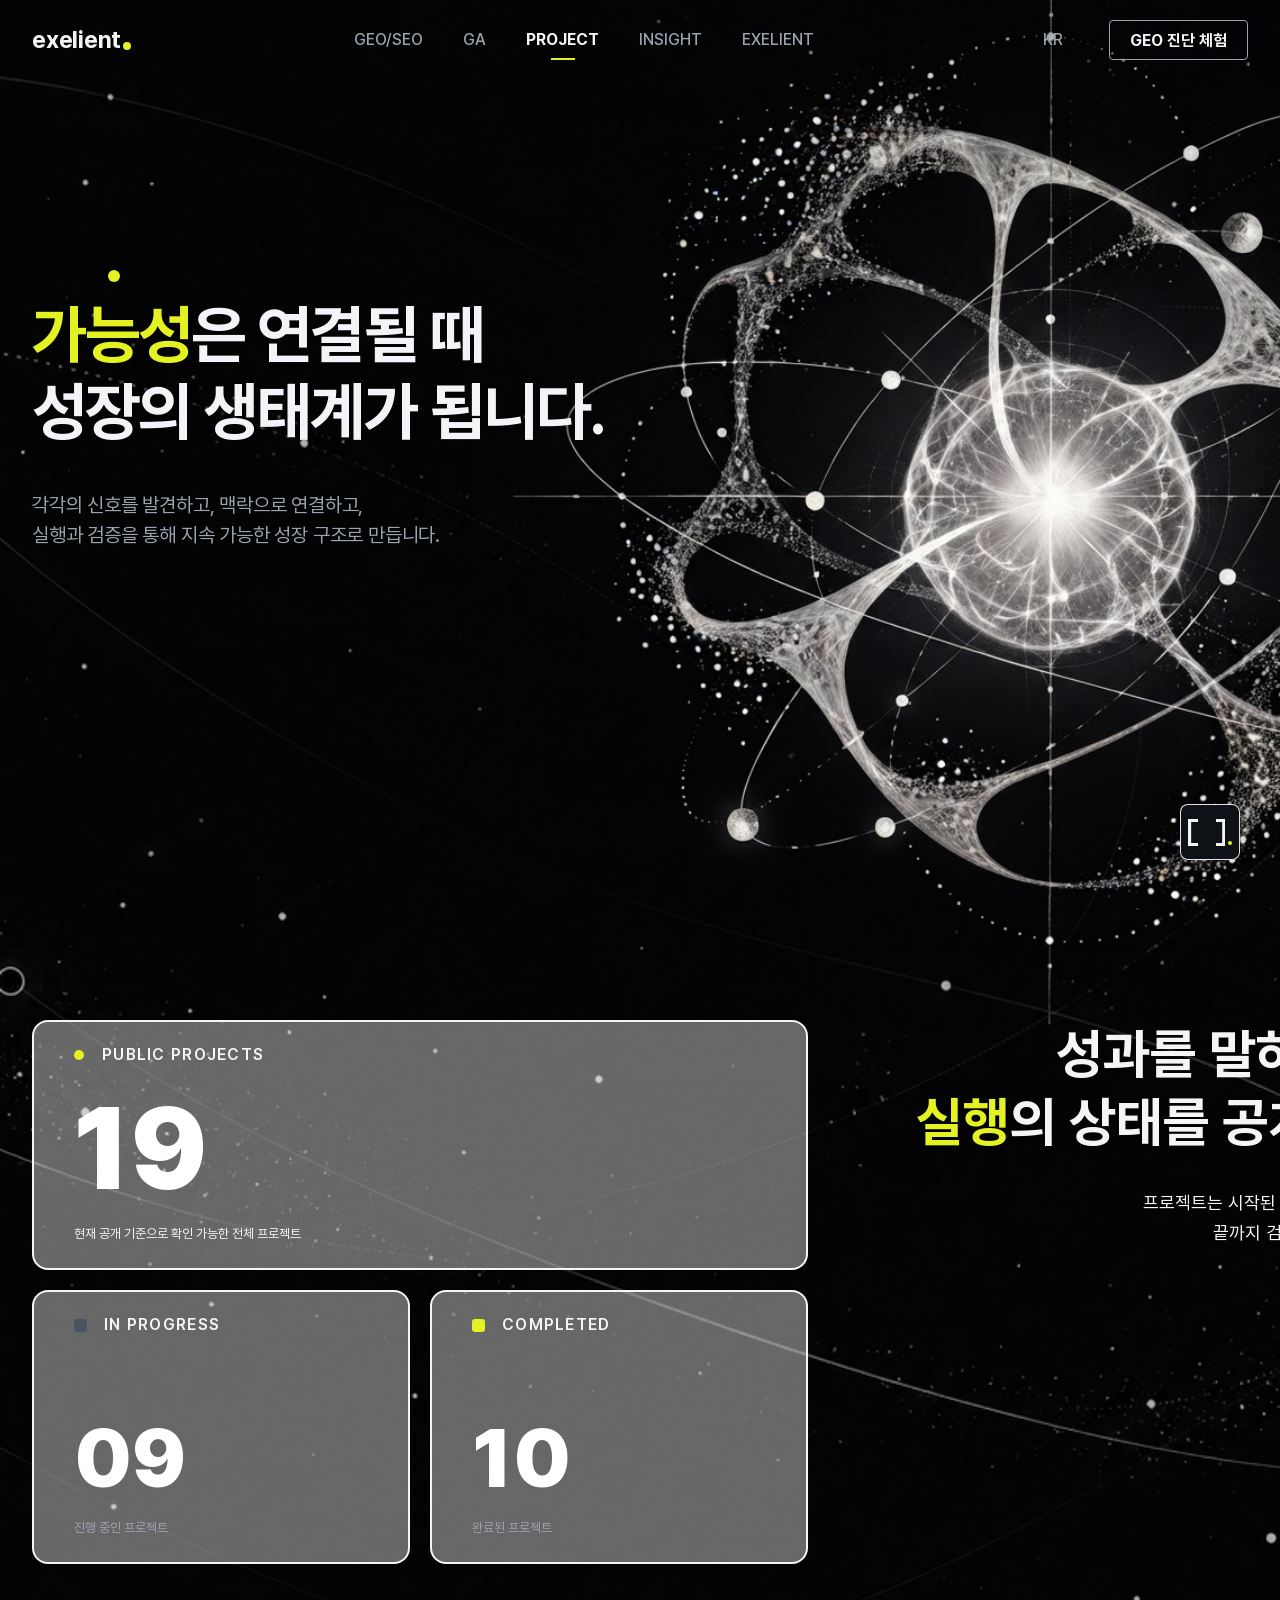
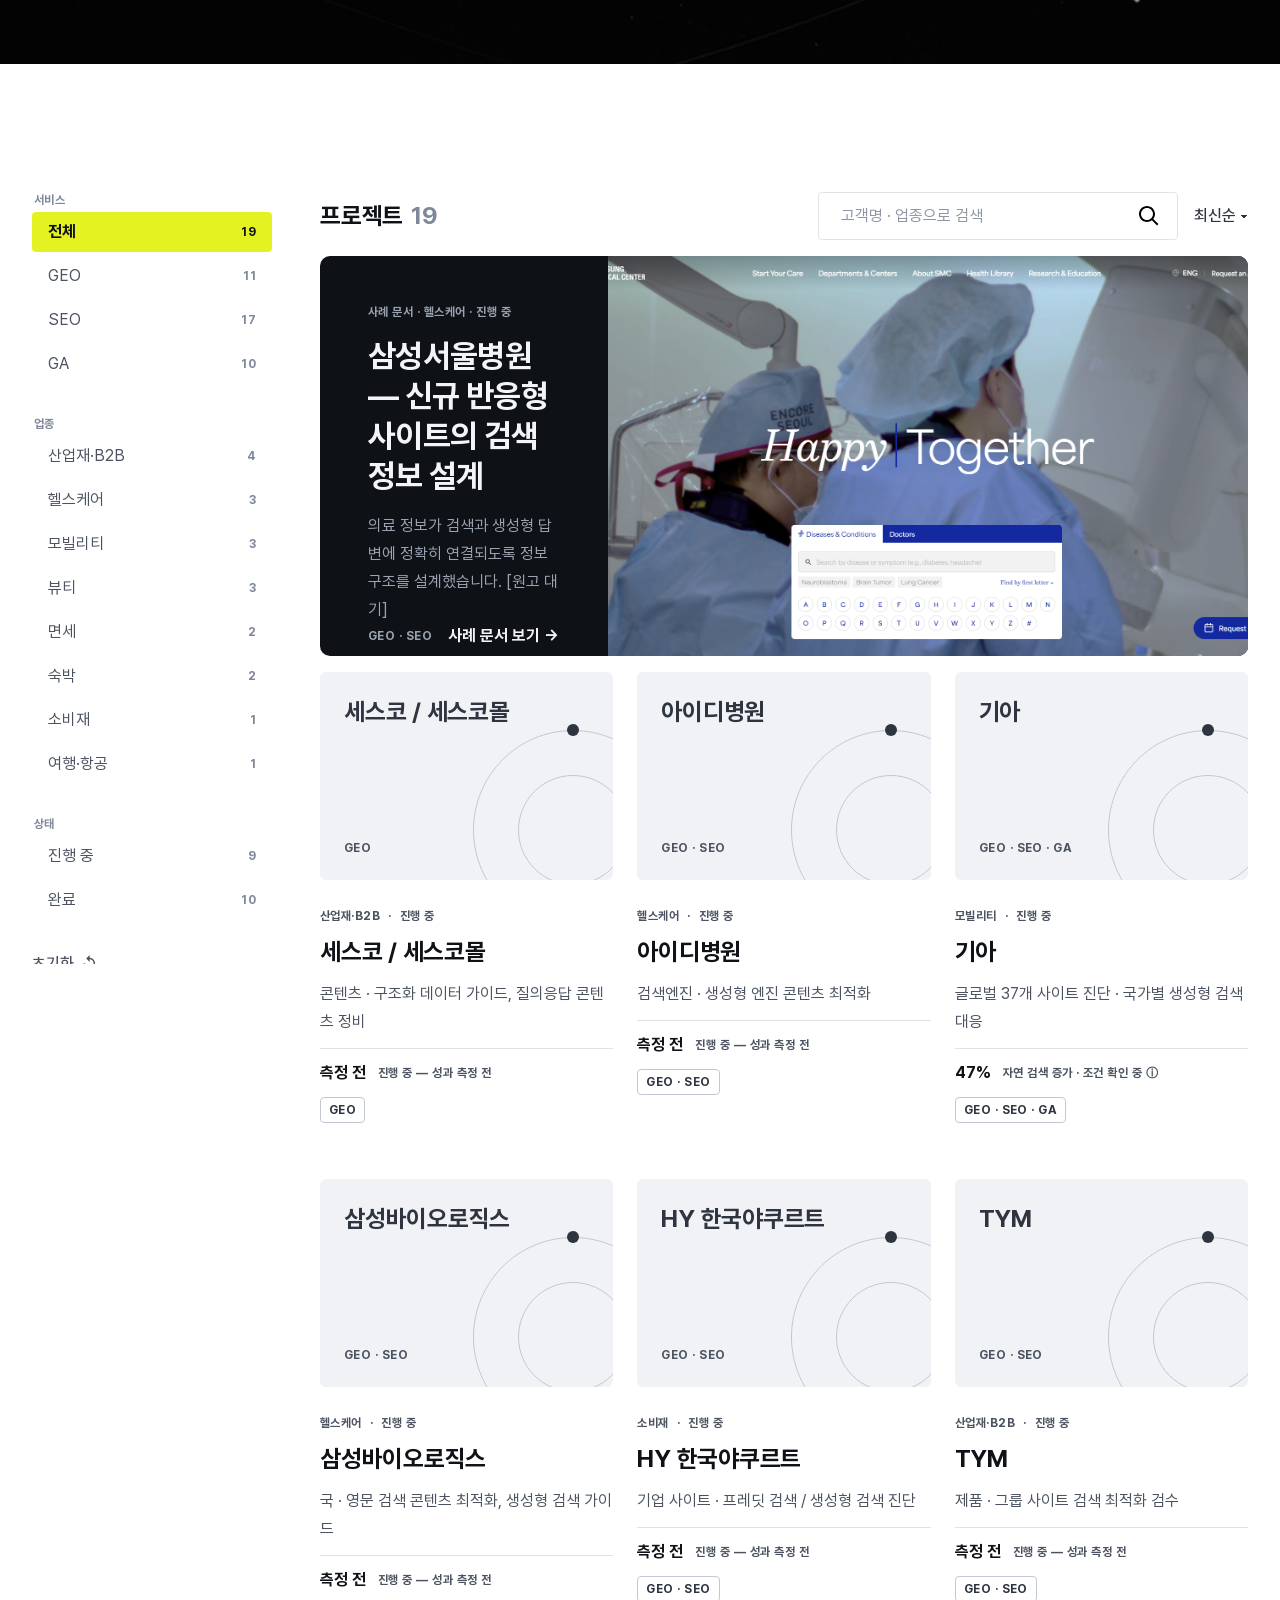
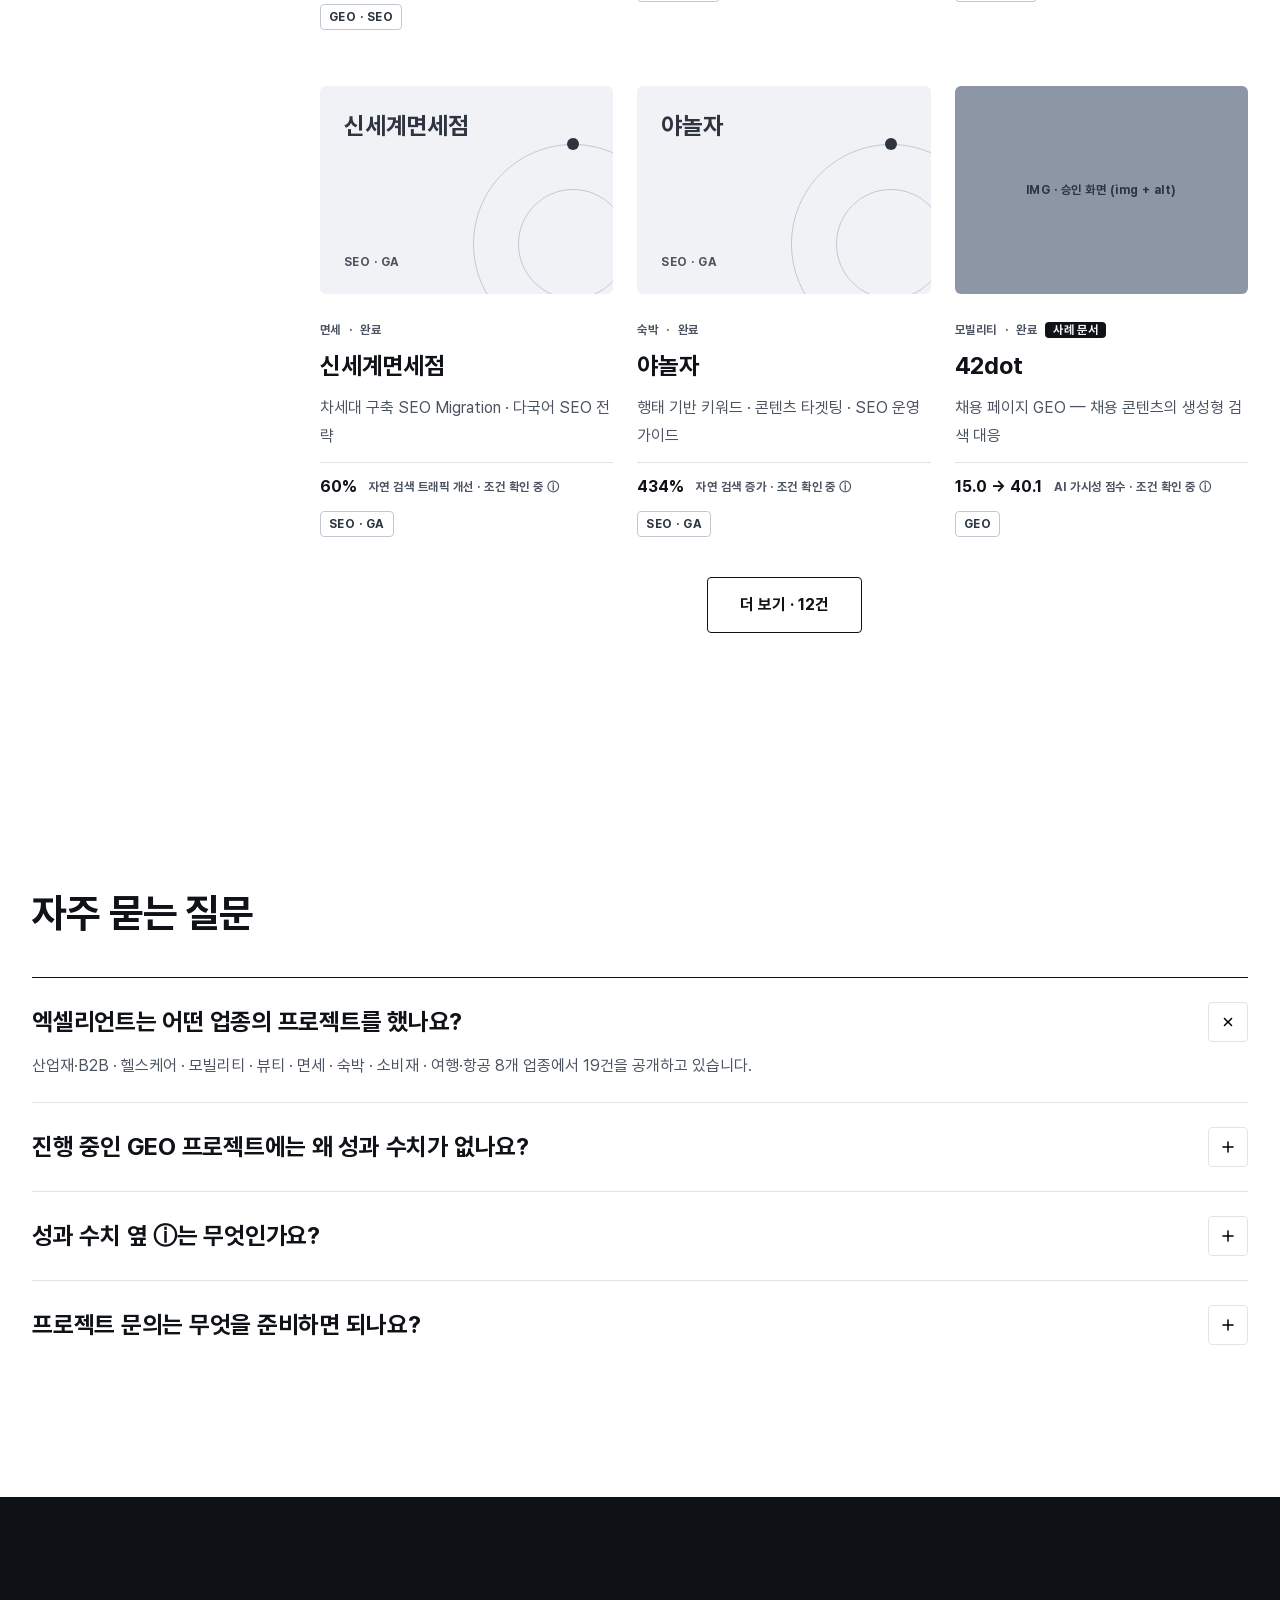
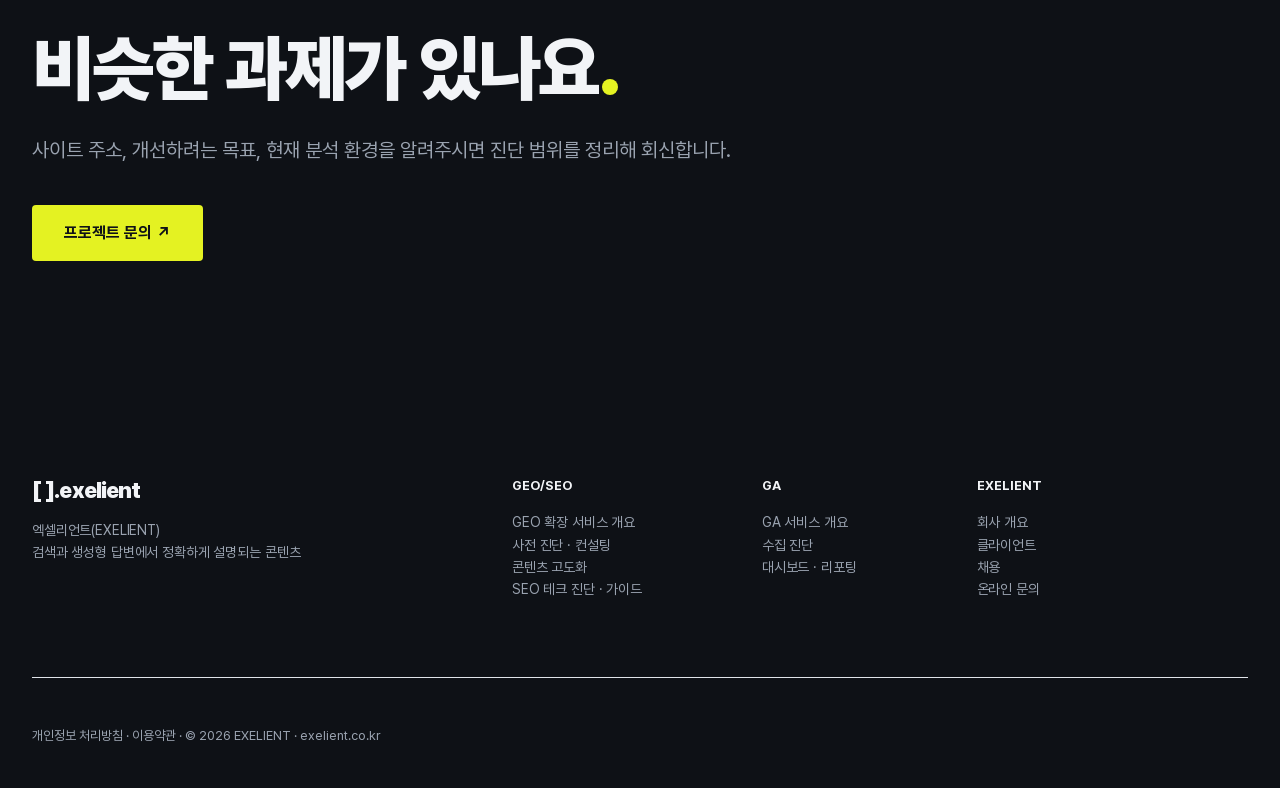
<file: exe 웹 리뉴얼-갤러리형/index.html>
<!doctype html>
<html lang="ko">
<head>
  <meta charset="UTF-8">
  <meta name="viewport" content="width=device-width, initial-scale=1.0">
  <meta name="theme-color" content="#0e1116">
  <meta name="description" content="엑셀리언트 프로젝트 — GEO, SEO, GA 실행 사례">
  <title>PROJECT | exelient</title>
  <link rel="stylesheet" href="./css/common.css">
  <link rel="stylesheet" href="./css/index.css">
  <link rel="stylesheet" href="./css/interaction.css">
</head>
<body>
  <!-- @component header active=project -->
  <div class="scroll-progress" aria-hidden="true">
    <span></span>
  </div>
  <header class="site-header shell" aria-label="사이트 헤더">
    <a class="brand" href="./index.html" aria-label="exelient 홈" data-cursor="signal">
      <span>exelient</span>
      <img src="./assets/images/logo-dot.svg" alt="" width="8" height="14">
    </a>
    <nav class="main-nav" aria-label="주요 메뉴">
      <a href="./index.html#services" aria-haspopup="true" aria-expanded="false" aria-controls="sub-nav-panel" data-cursor="signal" data-subnav="geo">
        GEO/SEO
      </a>
      <a href="./index.html#services" aria-haspopup="true" aria-expanded="false" aria-controls="sub-nav-panel" data-cursor="signal" data-subnav="ga">
        GA
      </a>
      <a class="active" aria-current="page" href="./index.html#projects" aria-haspopup="true" aria-expanded="false" aria-controls="sub-nav-panel" data-cursor="signal" data-subnav="project">
        PROJECT
      </a>
      <a href="./index.html#faq" aria-haspopup="true" aria-expanded="false" aria-controls="sub-nav-panel" data-cursor="signal" data-subnav="insight">
        INSIGHT
      </a>
      <a href="#footer" aria-haspopup="true" aria-expanded="false" aria-controls="sub-nav-panel" data-cursor="signal" data-subnav="exelient">
        EXELIENT
      </a>
    </nav>
    <div class="header-actions">
      <button class="locale" type="button" aria-label="언어 선택" data-cursor="signal">
        KR
      </button>
      <a class="header-cta" href="#contact" data-cursor="signal" data-cursor-theme="dark">
        GEO 진단 체험
      </a>
    </div>
    <div class="sub-nav-panel" id="sub-nav-panel" aria-hidden="true">
      <div class="sub-nav-inner" data-subnav-pane="geo" aria-label="GEO/SEO 서브 메뉴" hidden>
        <section class="sub-nav-overview">
          <span class="sub-nav-kicker">GEO / SEO</span>
          <strong>
            진단에서 콘텐츠 고도화 ·
            <br>
            화면 프로토타입까지
          </strong>
        </section>
        <div class="sub-nav-links">
          <div class="sub-nav-link-list">
            <div class="sub-nav-link-column">
              <a href="./index.html#services" data-cursor="lens">
                <span>GEO 확장 서비스 개요</span>
              </a>
              <a href="./index.html#services" data-cursor="lens">
                <span>사전 진단 · 컨설팅</span>
              </a>
              <a href="./index.html#services" data-cursor="lens">
                <span>콘텐츠 고도화</span>
              </a>
              <a href="./index.html#services" data-cursor="lens">
                <span>전용 채널 구축</span>
              </a>
            </div>
            <div class="sub-nav-link-column">
              <a href="./index.html#services" data-cursor="lens">
                <span>SEO 테크 진단 · 가이드</span>
              </a>
              <a href="./index.html#services" data-cursor="lens">
                <span>글로벌 현지화</span>
              </a>
              <a href="./index.html#services" data-cursor="lens">
                <span>콘텐츠 작성 · 검수 기준</span>
              </a>
            </div>
          </div>
          <a class="sub-nav-all" href="#contact" data-cursor="signal">
            <span>GEO 진단 체험</span>
            <b aria-hidden="true">
              ↗
            </b>
          </a>
        </div>
        <span class="sub-nav-divider" aria-hidden="true"></span>
        <a class="sub-nav-featured" href="./index.html#services" data-cursor="lens">
          <img src="./assets/images/subnav-geo-orbit.svg" alt="" width="320" height="200">
          <span class="sub-nav-caption">GEO · SEO · GA 서비스 관계</span>
        </a>
      </div>
      <div class="sub-nav-inner" data-subnav-pane="ga" aria-label="GA 서브 메뉴" hidden>
        <section class="sub-nav-overview">
          <span class="sub-nav-kicker">GA</span>
          <strong>
            수집 진단부터
            <br>
            개선 제안까지
          </strong>
        </section>
        <div class="sub-nav-links">
          <div class="sub-nav-link-list">
            <div class="sub-nav-link-column">
              <a href="./index.html#services" data-cursor="lens">
                <span>GA 서비스 개요</span>
              </a>
              <a href="./index.html#services" data-cursor="lens">
                <span>수집 진단</span>
              </a>
              <a href="./index.html#services" data-cursor="lens">
                <span>전환 · 기여 분석</span>
              </a>
            </div>
            <div class="sub-nav-link-column">
              <a href="./index.html#services" data-cursor="lens">
                <span>대시보드 · 리포팅</span>
              </a>
              <a href="./index.html#services" data-cursor="lens">
                <span>인사이트 · 개선 제안</span>
              </a>
            </div>
          </div>
          <a class="sub-nav-all" href="./index.html#services" data-cursor="signal">
            <span>GA 서비스 개요 보기</span>
            <b aria-hidden="true">
              ↗
            </b>
          </a>
        </div>
        <span class="sub-nav-divider" aria-hidden="true"></span>
        <a class="sub-nav-featured" href="./index.html#services" data-cursor="lens">
          <img src="./assets/images/subnav-project-chart.svg" alt="" width="320" height="200">
          <span class="sub-nav-caption">수집 진단 → 대시보드 → 개선 제안</span>
        </a>
      </div>
      <div class="sub-nav-inner" data-subnav-pane="project" aria-label="PROJECT 서브 메뉴" hidden>
        <section class="sub-nav-overview">
          <span class="sub-nav-kicker">PROJECT</span>
          <strong>
            엑셀리언트가
            <br>
            실제로 무엇을 해봤나
          </strong>
        </section>
        <div class="sub-nav-links">
          <div class="sub-nav-link-list">
            <div class="sub-nav-link-column">
              <a href="./index.html?industry=b2b#projects" data-cursor="lens" data-sub-filter="b2b">
                <span>산업재·B2B</span>
                <small>
                  4
                </small>
              </a>
              <a href="./index.html?industry=health#projects" data-cursor="lens" data-sub-filter="health">
                <span>헬스케어</span>
                <small>
                  3
                </small>
              </a>
              <a href="./index.html?industry=mobility#projects" data-cursor="lens" data-sub-filter="mobility">
                <span>모빌리티</span>
                <small>
                  3
                </small>
              </a>
              <a href="./index.html?industry=beauty#projects" data-cursor="lens" data-sub-filter="beauty">
                <span>뷰티</span>
                <small>
                  3
                </small>
              </a>
            </div>
            <div class="sub-nav-link-column">
              <a href="./index.html?industry=dutyfree#projects" data-cursor="lens" data-sub-filter="dutyfree">
                <span>면세</span>
                <small>
                  2
                </small>
              </a>
              <a href="./index.html?industry=hotel#projects" data-cursor="lens" data-sub-filter="hotel">
                <span>숙박</span>
                <small>
                  2
                </small>
              </a>
              <a href="./index.html?industry=consumer#projects" data-cursor="lens" data-sub-filter="consumer">
                <span>소비재</span>
                <small>
                  1
                </small>
              </a>
              <a href="./index.html?industry=travel#projects" data-cursor="lens" data-sub-filter="travel">
                <span>여행·항공</span>
                <small>
                  1
                </small>
              </a>
            </div>
          </div>
          <a class="sub-nav-all" href="./index.html#projects" data-cursor="signal">
            <span>프로젝트 전체 19건</span>
            <b aria-hidden="true">
              ↗
            </b>
          </a>
        </div>
        <span class="sub-nav-divider" aria-hidden="true"></span>
        <a class="sub-nav-featured" href="./index.html#projects" data-cursor="lens">
          <img src="./assets/images/subnav-project-chart.svg" alt="" width="320" height="200">
          <span class="sub-nav-caption">사례 문서 · 42dot 채용 페이지 GEO</span>
        </a>
      </div>
      <div class="sub-nav-inner" data-subnav-pane="insight" aria-label="INSIGHT 서브 메뉴" hidden>
        <section class="sub-nav-overview">
          <span class="sub-nav-kicker">INSIGHT</span>
          <strong>
            GEO · SEO · GA
            <br>
            주제별 질문과 판단 기준
          </strong>
        </section>
        <div class="sub-nav-links">
          <div class="sub-nav-link-list">
            <div class="sub-nav-link-column">
              <a href="./index.html#faq" data-cursor="lens">
                <span>GEO</span>
              </a>
              <a href="./index.html#faq" data-cursor="lens">
                <span>SEO</span>
              </a>
              <a href="./index.html#faq" data-cursor="lens">
                <span>GA</span>
              </a>
              <a href="./index.html#faq" data-cursor="lens">
                <span>콘텐츠 · 정보구조</span>
              </a>
            </div>
            <div class="sub-nav-link-column">
              <a href="./index.html#faq" data-cursor="lens">
                <span>글로벌 · 현지화</span>
              </a>
              <a href="./index.html#faq" data-cursor="lens">
                <span>기여 분석 가이드</span>
              </a>
              <a href="./index.html#faq" data-cursor="lens">
                <span>채널 분류 가이드</span>
              </a>
            </div>
          </div>
          <a class="sub-nav-all" href="./index.html#faq" data-cursor="signal">
            <span>인사이트 전체</span>
            <b aria-hidden="true">
              ↗
            </b>
          </a>
        </div>
        <span class="sub-nav-divider" aria-hidden="true"></span>
        <a class="sub-nav-featured" href="./index.html#faq" data-cursor="lens">
          <span class="sub-nav-site-mock" aria-hidden="true"><span class="mock-page"><i class="mock-bar"></i><i class="mock-hero"></i><i class="mock-title"></i><i class="mock-tag"></i><i class="mock-card"></i><i class="mock-card"></i><i class="mock-card"></i></span></span>
          <span class="sub-nav-caption">최근 인사이트</span>
        </a>
      </div>
      <div class="sub-nav-inner" data-subnav-pane="exelient" aria-label="EXELIENT 서브 메뉴" hidden>
        <section class="sub-nav-overview">
          <span class="sub-nav-kicker">EXELIENT</span>
          <strong>
            회사 정체성 · 고객 ·
            <br>
            전문가 · 검증 기준
          </strong>
        </section>
        <div class="sub-nav-links">
          <div class="sub-nav-link-list">
            <div class="sub-nav-link-column">
              <a href="#footer" data-cursor="lens">
                <span>회사 개요</span>
              </a>
              <a href="#footer" data-cursor="lens">
                <span>진단 · 검증 방법</span>
              </a>
              <a href="#footer" data-cursor="lens">
                <span>전문가</span>
              </a>
            </div>
            <div class="sub-nav-link-column">
              <a href="#footer" data-cursor="lens">
                <span>클라이언트</span>
              </a>
              <a href="#footer" data-cursor="lens">
                <span>채용</span>
              </a>
              <a href="#contact" data-cursor="lens">
                <span>온라인 문의</span>
              </a>
            </div>
          </div>
          <a class="sub-nav-all" href="#contact" data-cursor="signal">
            <span>온라인 문의</span>
            <b aria-hidden="true">
              ↗
            </b>
          </a>
        </div>
        <span class="sub-nav-divider" aria-hidden="true"></span>
        <a class="sub-nav-featured" href="#footer" data-cursor="lens">
          <img src="./assets/images/subnav-exelient-brand.svg" alt="" width="320" height="200">
          <span class="sub-nav-caption">엑셀리언트 회사 개요</span>
        </a>
      </div>
    </div>
  </header>
  <!-- /@component -->
  <main>
    <section class="hero" id="top" data-section="top" data-surface="dark">
      <div class="hero-bg" aria-hidden="true">
        <img class="hero-bg-graphic" src="./assets/images/hero-luminous.jpg" alt="" width="1024" height="1024">
        <img class="hero-bg-stars" src="./assets/images/hero-orbit-stars.png" alt="" width="1254" height="1254">
        <img class="hero-ring hero-ring--sm" src="./assets/images/hero-ring-sm.svg" alt="" width="108" height="108">
        <img class="hero-ring hero-ring--md" src="./assets/images/hero-ring-md.svg" alt="" width="134" height="134">
        <img class="hero-ring hero-ring--lg" src="./assets/images/hero-ring-lg.svg" alt="" width="196" height="196">
      </div>
      <svg class="hero-morph" viewBox="-120 -120 240 240" width="240" height="240" aria-hidden="true" focusable="false">
        <defs>
          <radialGradient id="hero-morph-flash-fill">
            <stop offset="0" stop-color="#e4f222" stop-opacity="1"></stop>
            <stop offset=".45" stop-color="#e4f222" stop-opacity=".45"></stop>
            <stop offset="1" stop-color="#e4f222" stop-opacity="0"></stop>
          </radialGradient>
        </defs>
        <circle class="hero-morph-flash" r="0"></circle>
        <circle class="hero-morph-outer" r="46"></circle>
        <ellipse class="hero-morph-orbit" rx="0" ry="0"></ellipse>
        <circle class="hero-morph-sat" r="0"></circle>
        <circle class="hero-morph-core" r="6"></circle>
      </svg>
      <div class="hero-inner shell">
        <div class="hero-copy" data-animate>
          <img class="hero-spark" src="./assets/images/hero-spark.svg" alt="" width="12" height="12">
          <h1>
            <span><span class="hero-accent">가능성</span>은 연결될 때</span>
            <br>
            성장의 생태계가 됩니다.
          </h1>
          <p>각각의 신호를 발견하고, 맥락으로 연결하고,<br>실행과 검증을 통해 지속 가능한 성장 구조로 만듭니다.</p>
        </div>
        <div class="hero-proof" id="services" data-section="services">
          <div class="proof-grid" aria-label="프로젝트 통계" data-animate>
            <article class="proof-card proof-total">
              <p class="proof-label"><img src="./assets/images/tile-status-dot.svg" alt="" width="10" height="10">PUBLIC PROJECTS</p>
              <div>
                <strong class="count" data-count="19">
                  19
                </strong>
                <span>현재 공개 기준으로 확인 가능한 전체 프로젝트</span>
              </div>
            </article>
            <article class="proof-card proof-small">
              <p class="proof-label"><i class="square muted"></i>IN PROGRESS</p>
              <div>
                <strong class="count" data-count="9" data-pad="2">
                  09
                </strong>
                <span>진행 중인 프로젝트</span>
              </div>
            </article>
            <article class="proof-card proof-small">
              <p class="proof-label"><i class="square lime"></i>COMPLETED</p>
              <div>
                <strong class="count" data-count="10" data-pad="2">
                  10
                </strong>
                <span>완료된 프로젝트</span>
              </div>
            </article>
          </div>
          <div class="proof-copy" data-animate>
            <img class="proof-orbit" src="./assets/images/proof-orbit-mark.svg" alt="" width="93" height="65">
            <h2>
              성과를 말하기 전에,
              <br>
              <span><span class="hero-accent">실행</span>의 상태를 공개합니다.</span>
            </h2>
            <p>프로젝트는 시작된 순간보다, 어떻게 연결되고<br>끝까지 검증되는지가 더 중요합니다.</p>
          </div>
        </div>
      </div>
    </section>
    <section class="projects" id="projects" data-section="projects">
      <div class="project-layout shell">
        <aside class="filters" aria-label="프로젝트 필터" data-animate>
          <fieldset class="filter-group">
            <legend>
              서비스
            </legend>
            <button class="filter-option active" type="button" data-cursor="lens" data-group="service" data-value="all">
              <span>전체</span>
              <b>
                19
              </b>
            </button>
            <button class="filter-option" type="button" data-cursor="lens" data-group="service" data-value="geo">
              <span>GEO</span>
              <b>
                11
              </b>
            </button>
            <button class="filter-option" type="button" data-cursor="lens" data-group="service" data-value="seo">
              <span>SEO</span>
              <b>
                17
              </b>
            </button>
            <button class="filter-option" type="button" data-cursor="lens" data-group="service" data-value="ga">
              <span>GA</span>
              <b>
                10
              </b>
            </button>
          </fieldset>
          <fieldset class="filter-group">
            <legend>
              업종
            </legend>
            <button class="filter-option" type="button" data-cursor="lens" data-group="industry" data-value="b2b">
              <span>산업재·B2B</span>
              <b>
                4
              </b>
            </button>
            <button class="filter-option" type="button" data-cursor="lens" data-group="industry" data-value="health">
              <span>헬스케어</span>
              <b>
                3
              </b>
            </button>
            <button class="filter-option" type="button" data-cursor="lens" data-group="industry" data-value="mobility">
              <span>모빌리티</span>
              <b>
                3
              </b>
            </button>
            <button class="filter-option" type="button" data-cursor="lens" data-group="industry" data-value="beauty">
              <span>뷰티</span>
              <b>
                3
              </b>
            </button>
            <button class="filter-option" type="button" data-cursor="lens" data-group="industry" data-value="dutyfree">
              <span>면세</span>
              <b>
                2
              </b>
            </button>
            <button class="filter-option" type="button" data-cursor="lens" data-group="industry" data-value="hotel">
              <span>숙박</span>
              <b>
                2
              </b>
            </button>
            <button class="filter-option" type="button" data-cursor="lens" data-group="industry" data-value="consumer">
              <span>소비재</span>
              <b>
                1
              </b>
            </button>
            <button class="filter-option" type="button" data-cursor="lens" data-group="industry" data-value="travel">
              <span>여행·항공</span>
              <b>
                1
              </b>
            </button>
          </fieldset>
          <fieldset class="filter-group">
            <legend>
              상태
            </legend>
            <button class="filter-option" type="button" data-cursor="lens" data-group="status" data-value="progress">
              <span>진행 중</span>
              <b>
                9
              </b>
            </button>
            <button class="filter-option" type="button" data-cursor="lens" data-group="status" data-value="complete">
              <span>완료</span>
              <b>
                10
              </b>
            </button>
          </fieldset>
          <button class="filter-reset" type="button" data-cursor="signal">
            초기화
            <span aria-hidden="true">↺</span>
          </button>
        </aside>
        <div class="project-column" data-animate>
          <div class="project-toolbar">
            <h2>
              프로젝트
              <span id="result-count">19</span>
            </h2>
            <div class="toolbar-spacer"></div>
            <label class="search-box">
              <input id="project-search" type="search" placeholder="고객명 · 업종으로 검색" autocomplete="off" aria-label="프로젝트 검색">
              <img src="./assets/images/search-icon.svg" alt="" width="24" height="24">
            </label>
            <button class="sort-button" id="sort-button" type="button" data-cursor="signal">
              최신순 ▾
            </button>
          </div>
          <article class="case-feature" data-project data-cursor="lens" data-industry="health" data-service="geo seo" data-status="progress" data-name="삼성서울병원" data-search="삼성서울병원 헬스케어 geo seo 사례 문서">
            <div class="case-feature-body">
              <div class="case-feature-copy">
                <p class="case-feature-meta">사례 문서 · 헬스케어 · 진행 중</p>
                <h3>
                  <a href="./projects/samsung-medical-center.html">
                    삼성서울병원 — 신규 반응형 사이트의 검색 정보 설계
                  </a>
                </h3>
                <p class="case-feature-desc">의료 정보가 검색과 생성형 답변에 정확히 연결되도록 정보 구조를 설계했습니다. [원고 대기]</p>
              </div>
              <p class="case-feature-foot"><span class="case-feature-service">GEO · SEO</span><span class="case-feature-link" aria-hidden="true">사례 문서 보기 →</span></p>
            </div>
            <img class="case-feature-image" src="./assets/images/case-samsung-medical-center.png" alt="삼성서울병원 신규 반응형 사이트 첫 화면" width="1920" height="945" loading="lazy">
          </article>
          <div class="gallery-grid" id="project-list">
            <article class="gallery-card" data-project data-cursor="lens" data-industry="b2b" data-service="geo" data-status="progress" data-name="세스코 / 세스코몰" data-search="세스코 세스코몰 산업재 b2b geo">
              <div class="gallery-cover" aria-hidden="true">
                <span class="gallery-cover-name">세스코 / 세스코몰</span>
                <span class="gallery-cover-service">GEO</span>
                <span class="gallery-cover-orbit"><img class="gallery-cover-ring" src="./assets/images/gallery-cover-ring-lg.svg" alt="" width="200" height="200"><img class="gallery-cover-ring gallery-cover-ring--sm" src="./assets/images/gallery-cover-ring-sm.svg" alt="" width="110" height="110"><img class="gallery-cover-dot" src="./assets/images/gallery-cover-dot.svg" alt="" width="12" height="12"></span>
              </div>
              <p class="gallery-meta"><span>산업재·B2B</span><span aria-hidden="true">·</span><span>진행 중</span></p>
              <h3>
                <a href="./projects/cesco.html">
                  세스코 / 세스코몰
                </a>
              </h3>
              <p class="gallery-desc">콘텐츠 · 구조화 데이터 가이드, 질의응답 콘텐츠 정비</p>
              <dl class="gallery-fact">
                <dt>
                  측정 전
                </dt>
                <dd>
                  진행 중 — 성과 측정 전
                </dd>
              </dl>
              <p class="gallery-service">GEO</p>
            </article>
            <article class="gallery-card" data-project data-cursor="lens" data-industry="health" data-service="geo seo" data-status="progress" data-name="아이디병원" data-search="아이디병원 헬스케어 geo seo">
              <div class="gallery-cover" aria-hidden="true">
                <span class="gallery-cover-name">아이디병원</span>
                <span class="gallery-cover-service">GEO · SEO</span>
                <span class="gallery-cover-orbit"><img class="gallery-cover-ring" src="./assets/images/gallery-cover-ring-lg.svg" alt="" width="200" height="200"><img class="gallery-cover-ring gallery-cover-ring--sm" src="./assets/images/gallery-cover-ring-sm.svg" alt="" width="110" height="110"><img class="gallery-cover-dot" src="./assets/images/gallery-cover-dot.svg" alt="" width="12" height="12"></span>
              </div>
              <p class="gallery-meta"><span>헬스케어</span><span aria-hidden="true">·</span><span>진행 중</span></p>
              <h3>
                <a href="./projects/id-hospital.html">
                  아이디병원
                </a>
              </h3>
              <p class="gallery-desc">검색엔진 · 생성형 엔진 콘텐츠 최적화</p>
              <dl class="gallery-fact">
                <dt>
                  측정 전
                </dt>
                <dd>
                  진행 중 — 성과 측정 전
                </dd>
              </dl>
              <p class="gallery-service">GEO · SEO</p>
            </article>
            <article class="gallery-card" data-project data-cursor="lens" data-industry="mobility" data-service="geo seo ga" data-status="progress" data-name="기아" data-search="기아 kia 모빌리티 geo seo ga">
              <div class="gallery-cover" aria-hidden="true">
                <span class="gallery-cover-name">기아</span>
                <span class="gallery-cover-service">GEO · SEO · GA</span>
                <span class="gallery-cover-orbit"><img class="gallery-cover-ring" src="./assets/images/gallery-cover-ring-lg.svg" alt="" width="200" height="200"><img class="gallery-cover-ring gallery-cover-ring--sm" src="./assets/images/gallery-cover-ring-sm.svg" alt="" width="110" height="110"><img class="gallery-cover-dot" src="./assets/images/gallery-cover-dot.svg" alt="" width="12" height="12"></span>
              </div>
              <p class="gallery-meta"><span>모빌리티</span><span aria-hidden="true">·</span><span>진행 중</span></p>
              <h3>
                <a href="./projects/kia.html">
                  기아
                </a>
              </h3>
              <p class="gallery-desc">글로벌 37개 사이트 진단 · 국가별 생성형 검색 대응</p>
              <dl class="gallery-fact">
                <dt>
                  47%
                </dt>
                <dd>
                  자연 검색 증가 · 조건 확인 중 ⓘ
                </dd>
              </dl>
              <p class="gallery-service">GEO · SEO · GA</p>
            </article>
            <article class="gallery-card" data-project data-cursor="lens" data-industry="health" data-service="geo seo" data-status="progress" data-name="삼성바이오로직스" data-search="삼성바이오로직스 헬스케어 geo seo">
              <div class="gallery-cover" aria-hidden="true">
                <span class="gallery-cover-name">삼성바이오로직스</span>
                <span class="gallery-cover-service">GEO · SEO</span>
                <span class="gallery-cover-orbit"><img class="gallery-cover-ring" src="./assets/images/gallery-cover-ring-lg.svg" alt="" width="200" height="200"><img class="gallery-cover-ring gallery-cover-ring--sm" src="./assets/images/gallery-cover-ring-sm.svg" alt="" width="110" height="110"><img class="gallery-cover-dot" src="./assets/images/gallery-cover-dot.svg" alt="" width="12" height="12"></span>
              </div>
              <p class="gallery-meta"><span>헬스케어</span><span aria-hidden="true">·</span><span>진행 중</span></p>
              <h3>
                <a href="./projects/samsung-biologics.html">
                  삼성바이오로직스
                </a>
              </h3>
              <p class="gallery-desc">국 · 영문 검색 콘텐츠 최적화, 생성형 검색 가이드</p>
              <dl class="gallery-fact">
                <dt>
                  측정 전
                </dt>
                <dd>
                  진행 중 — 성과 측정 전
                </dd>
              </dl>
              <p class="gallery-service">GEO · SEO</p>
            </article>
            <article class="gallery-card" data-project data-cursor="lens" data-industry="consumer" data-service="geo seo" data-status="progress" data-name="HY 한국야쿠르트" data-search="hy 한국야쿠르트 소비재 geo seo">
              <div class="gallery-cover" aria-hidden="true">
                <span class="gallery-cover-name">HY 한국야쿠르트</span>
                <span class="gallery-cover-service">GEO · SEO</span>
                <span class="gallery-cover-orbit"><img class="gallery-cover-ring" src="./assets/images/gallery-cover-ring-lg.svg" alt="" width="200" height="200"><img class="gallery-cover-ring gallery-cover-ring--sm" src="./assets/images/gallery-cover-ring-sm.svg" alt="" width="110" height="110"><img class="gallery-cover-dot" src="./assets/images/gallery-cover-dot.svg" alt="" width="12" height="12"></span>
              </div>
              <p class="gallery-meta"><span>소비재</span><span aria-hidden="true">·</span><span>진행 중</span></p>
              <h3>
                <a href="./projects/hy.html">
                  HY 한국야쿠르트
                </a>
              </h3>
              <p class="gallery-desc">기업 사이트 · 프레딧 검색 / 생성형 검색 진단</p>
              <dl class="gallery-fact">
                <dt>
                  측정 전
                </dt>
                <dd>
                  진행 중 — 성과 측정 전
                </dd>
              </dl>
              <p class="gallery-service">GEO · SEO</p>
            </article>
            <article class="gallery-card" data-project data-cursor="lens" data-industry="b2b" data-service="geo seo" data-status="progress" data-name="TYM" data-search="tym 산업재 b2b geo seo">
              <div class="gallery-cover" aria-hidden="true">
                <span class="gallery-cover-name">TYM</span>
                <span class="gallery-cover-service">GEO · SEO</span>
                <span class="gallery-cover-orbit"><img class="gallery-cover-ring" src="./assets/images/gallery-cover-ring-lg.svg" alt="" width="200" height="200"><img class="gallery-cover-ring gallery-cover-ring--sm" src="./assets/images/gallery-cover-ring-sm.svg" alt="" width="110" height="110"><img class="gallery-cover-dot" src="./assets/images/gallery-cover-dot.svg" alt="" width="12" height="12"></span>
              </div>
              <p class="gallery-meta"><span>산업재·B2B</span><span aria-hidden="true">·</span><span>진행 중</span></p>
              <h3>
                <a href="./projects/tym.html">
                  TYM
                </a>
              </h3>
              <p class="gallery-desc">제품 · 그룹 사이트 검색 최적화 검수</p>
              <dl class="gallery-fact">
                <dt>
                  측정 전
                </dt>
                <dd>
                  진행 중 — 성과 측정 전
                </dd>
              </dl>
              <p class="gallery-service">GEO · SEO</p>
            </article>
            <article class="gallery-card" data-project data-cursor="lens" data-industry="dutyfree" data-service="seo ga" data-status="complete" data-name="신세계면세점" data-search="신세계면세점 면세 seo ga">
              <div class="gallery-cover" aria-hidden="true">
                <span class="gallery-cover-name">신세계면세점</span>
                <span class="gallery-cover-service">SEO · GA</span>
                <span class="gallery-cover-orbit"><img class="gallery-cover-ring" src="./assets/images/gallery-cover-ring-lg.svg" alt="" width="200" height="200"><img class="gallery-cover-ring gallery-cover-ring--sm" src="./assets/images/gallery-cover-ring-sm.svg" alt="" width="110" height="110"><img class="gallery-cover-dot" src="./assets/images/gallery-cover-dot.svg" alt="" width="12" height="12"></span>
              </div>
              <p class="gallery-meta"><span>면세</span><span aria-hidden="true">·</span><span>완료</span></p>
              <h3>
                <a href="./projects/shinsegae-dutyfree.html">
                  신세계면세점
                </a>
              </h3>
              <p class="gallery-desc">차세대 구축 SEO Migration · 다국어 SEO 전략</p>
              <dl class="gallery-fact">
                <dt>
                  60%
                </dt>
                <dd>
                  자연 검색 트래픽 개선 · 조건 확인 중 ⓘ
                </dd>
              </dl>
              <p class="gallery-service">SEO · GA</p>
            </article>
            <article class="gallery-card" data-project data-cursor="lens" data-industry="hotel" data-service="seo ga" data-status="complete" data-name="야놀자" data-search="야놀자 숙박 seo ga">
              <div class="gallery-cover" aria-hidden="true">
                <span class="gallery-cover-name">야놀자</span>
                <span class="gallery-cover-service">SEO · GA</span>
                <span class="gallery-cover-orbit"><img class="gallery-cover-ring" src="./assets/images/gallery-cover-ring-lg.svg" alt="" width="200" height="200"><img class="gallery-cover-ring gallery-cover-ring--sm" src="./assets/images/gallery-cover-ring-sm.svg" alt="" width="110" height="110"><img class="gallery-cover-dot" src="./assets/images/gallery-cover-dot.svg" alt="" width="12" height="12"></span>
              </div>
              <p class="gallery-meta"><span>숙박</span><span aria-hidden="true">·</span><span>완료</span></p>
              <h3>
                <a href="./projects/yanolja.html">
                  야놀자
                </a>
              </h3>
              <p class="gallery-desc">행태 기반 키워드 · 콘텐츠 타겟팅 · SEO 운영 가이드</p>
              <dl class="gallery-fact">
                <dt>
                  434%
                </dt>
                <dd>
                  자연 검색 증가 · 조건 확인 중 ⓘ
                </dd>
              </dl>
              <p class="gallery-service">SEO · GA</p>
            </article>
            <article class="gallery-card" data-project data-cursor="lens" data-industry="mobility" data-service="geo" data-status="complete" data-name="42dot" data-search="42dot 포티투닷 모빌리티 geo">
              <div class="gallery-cover gallery-cover--image" aria-hidden="true">
                <span class="gallery-cover-label">IMG · 승인 화면 (img + alt)</span>
              </div>
              <p class="gallery-meta"><span>모빌리티</span><span aria-hidden="true">·</span><span>완료</span><span class="gallery-badge">사례 문서</span></p>
              <h3>
                <a href="./projects/42dot.html">
                  42dot
                </a>
              </h3>
              <p class="gallery-desc">채용 페이지 GEO — 채용 콘텐츠의 생성형 검색 대응</p>
              <dl class="gallery-fact">
                <dt>
                  15.0 → 40.1
                </dt>
                <dd>
                  AI 가시성 점수 · 조건 확인 중 ⓘ
                </dd>
              </dl>
              <p class="gallery-service">GEO</p>
            </article>
          </div>
          <p class="empty-state" id="empty-state" hidden>조건에 맞는 프로젝트가 없습니다.</p>
          <div class="more-row">
            <button type="button" id="more-button" data-cursor="signal">
              더 보기 · 12건
            </button>
          </div>
        </div>
      </div>
    </section>
    <section class="faq" id="faq" data-section="faq">
      <div class="shell">
        <h2 data-animate>
          자주 묻는 질문
        </h2>
        <div class="faq-list" data-animate>
          <article class="faq-item open">
            <button type="button" data-cursor="lens" aria-expanded="true">
              <strong>
                엑셀리언트는 어떤 업종의 프로젝트를 했나요?
              </strong>
              <span class="faq-icon" aria-hidden="true"><img src="./assets/images/icon-plus.svg" alt="" width="24" height="24"></span>
            </button>
            <div class="faq-answer">
              <div class="faq-answer-inner">
                <p>산업재·B2B · 헬스케어 · 모빌리티 · 뷰티 · 면세 · 숙박 · 소비재 · 여행·항공 8개 업종에서 19건을 공개하고 있습니다.</p>
              </div>
            </div>
          </article>
          <article class="faq-item">
            <button type="button" data-cursor="lens" aria-expanded="false">
              <strong>
                진행 중인 GEO 프로젝트에는 왜 성과 수치가 없나요?
              </strong>
              <span class="faq-icon" aria-hidden="true"><img src="./assets/images/icon-plus.svg" alt="" width="24" height="24"></span>
            </button>
            <div class="faq-answer" inert>
              <div class="faq-answer-inner">
                <p>충분한 검증 기간을 거치고 고객사와 공개 범위를 합의한 뒤 성과 수치를 공개합니다.</p>
              </div>
            </div>
          </article>
          <article class="faq-item">
            <button type="button" data-cursor="lens" aria-expanded="false">
              <strong>
                성과 수치 옆 ⓘ는 무엇인가요?
              </strong>
              <span class="faq-icon" aria-hidden="true"><img src="./assets/images/icon-plus.svg" alt="" width="24" height="24"></span>
            </button>
            <div class="faq-answer" inert>
              <div class="faq-answer-inner">
                <p>측정 기간, 비교 기준, 데이터 출처 등 수치를 이해하는 데 필요한 기준을 안내하는 표시입니다.</p>
              </div>
            </div>
          </article>
          <article class="faq-item">
            <button type="button" data-cursor="lens" aria-expanded="false">
              <strong>
                프로젝트 문의는 무엇을 준비하면 되나요?
              </strong>
              <span class="faq-icon" aria-hidden="true"><img src="./assets/images/icon-plus.svg" alt="" width="24" height="24"></span>
            </button>
            <div class="faq-answer" inert>
              <div class="faq-answer-inner">
                <p>사이트 주소, 개선하려는 목표, 현재 분석 환경을 알려주시면 적합한 진단 범위를 정리해 드립니다.</p>
              </div>
            </div>
          </article>
        </div>
      </div>
    </section>
    <!-- @component cta -->
    <section class="contact" id="contact" data-section="contact">
      <div class="shell" data-animate>
        <h2>
          비슷한 과제가 있나요
          <img src="./assets/images/cta-mark.svg" alt="" width="16" height="32">
        </h2>
        <p>사이트 주소, 개선하려는 목표, 현재 분석 환경을 알려주시면 진단 범위를 정리해 회신합니다.</p>
        <a href="mailto:hello@exelient.co.kr" data-cursor="signal" data-cursor-theme="dark" data-cursor-lens="ink">
          프로젝트 문의 ↗
        </a>
      </div>
    </section>
    <!-- /@component -->
  </main>
  <!-- @component footer -->
  <footer class="site-footer" id="footer" data-section="footer">
    <div class="footer-inner">
      <div class="footer-grid" data-animate>
        <div class="footer-about">
          <a class="footer-brand" href="#top" data-cursor="signal">
            [ ].exelient
          </a>
          <p>엑셀리언트(EXELIENT)<br>검색과 생성형 답변에서 정확하게 설명되는 콘텐츠</p>
        </div>
        <div class="footer-col">
          <h3>
            GEO/SEO
          </h3>
          <ul>
            <li>
              GEO 확장 서비스 개요
            </li>
            <li>
              사전 진단 · 컨설팅
            </li>
            <li>
              콘텐츠 고도화
            </li>
            <li>
              SEO 테크 진단 · 가이드
            </li>
          </ul>
        </div>
        <div class="footer-col">
          <h3>
            GA
          </h3>
          <ul>
            <li>
              GA 서비스 개요
            </li>
            <li>
              수집 진단
            </li>
            <li>
              대시보드 · 리포팅
            </li>
          </ul>
        </div>
        <div class="footer-col">
          <h3>
            EXELIENT
          </h3>
          <ul>
            <li>
              회사 개요
            </li>
            <li>
              클라이언트
            </li>
            <li>
              채용
            </li>
            <li>
              온라인 문의
            </li>
          </ul>
        </div>
      </div>
      <div class="footer-bottom">
        <p>개인정보 처리방침 · 이용약관 · © 2026 EXELIENT · exelient.co.kr</p>
      </div>
    </div>
  </footer>
  <!-- /@component -->
  <!-- @component floating-cta -->
  <a class="fab" href="#contact" aria-label="GEO 진단 체험" data-surface="dark">
    <svg class="fab-stroke" aria-hidden="true" focusable="false">
      <rect x="0" y="0" width="100%" height="100%" rx="7" ry="7" pathLength="100"></rect>
    </svg>
    <img class="fab-bracket fab-bracket--open" src="./assets/images/fab-bracket-open.svg" alt="">
    <span class="fab-label">GEO 진단 체험</span>
    <img class="fab-bracket fab-bracket--close" src="./assets/images/fab-bracket-close.svg" alt="">
    <img class="fab-dot" src="./assets/images/fab-dot.svg" alt="">
    <span class="fab-exe" aria-hidden="true">exe</span>
  </a>
  <!-- /@component -->
  <script src="./js/common.js"></script>
  <script src="./js/app.js"></script>
  <script src="./js/smooth-scroll.js"></script>
  <script src="./js/interaction.js"></script>
</body>
</html>
</file>
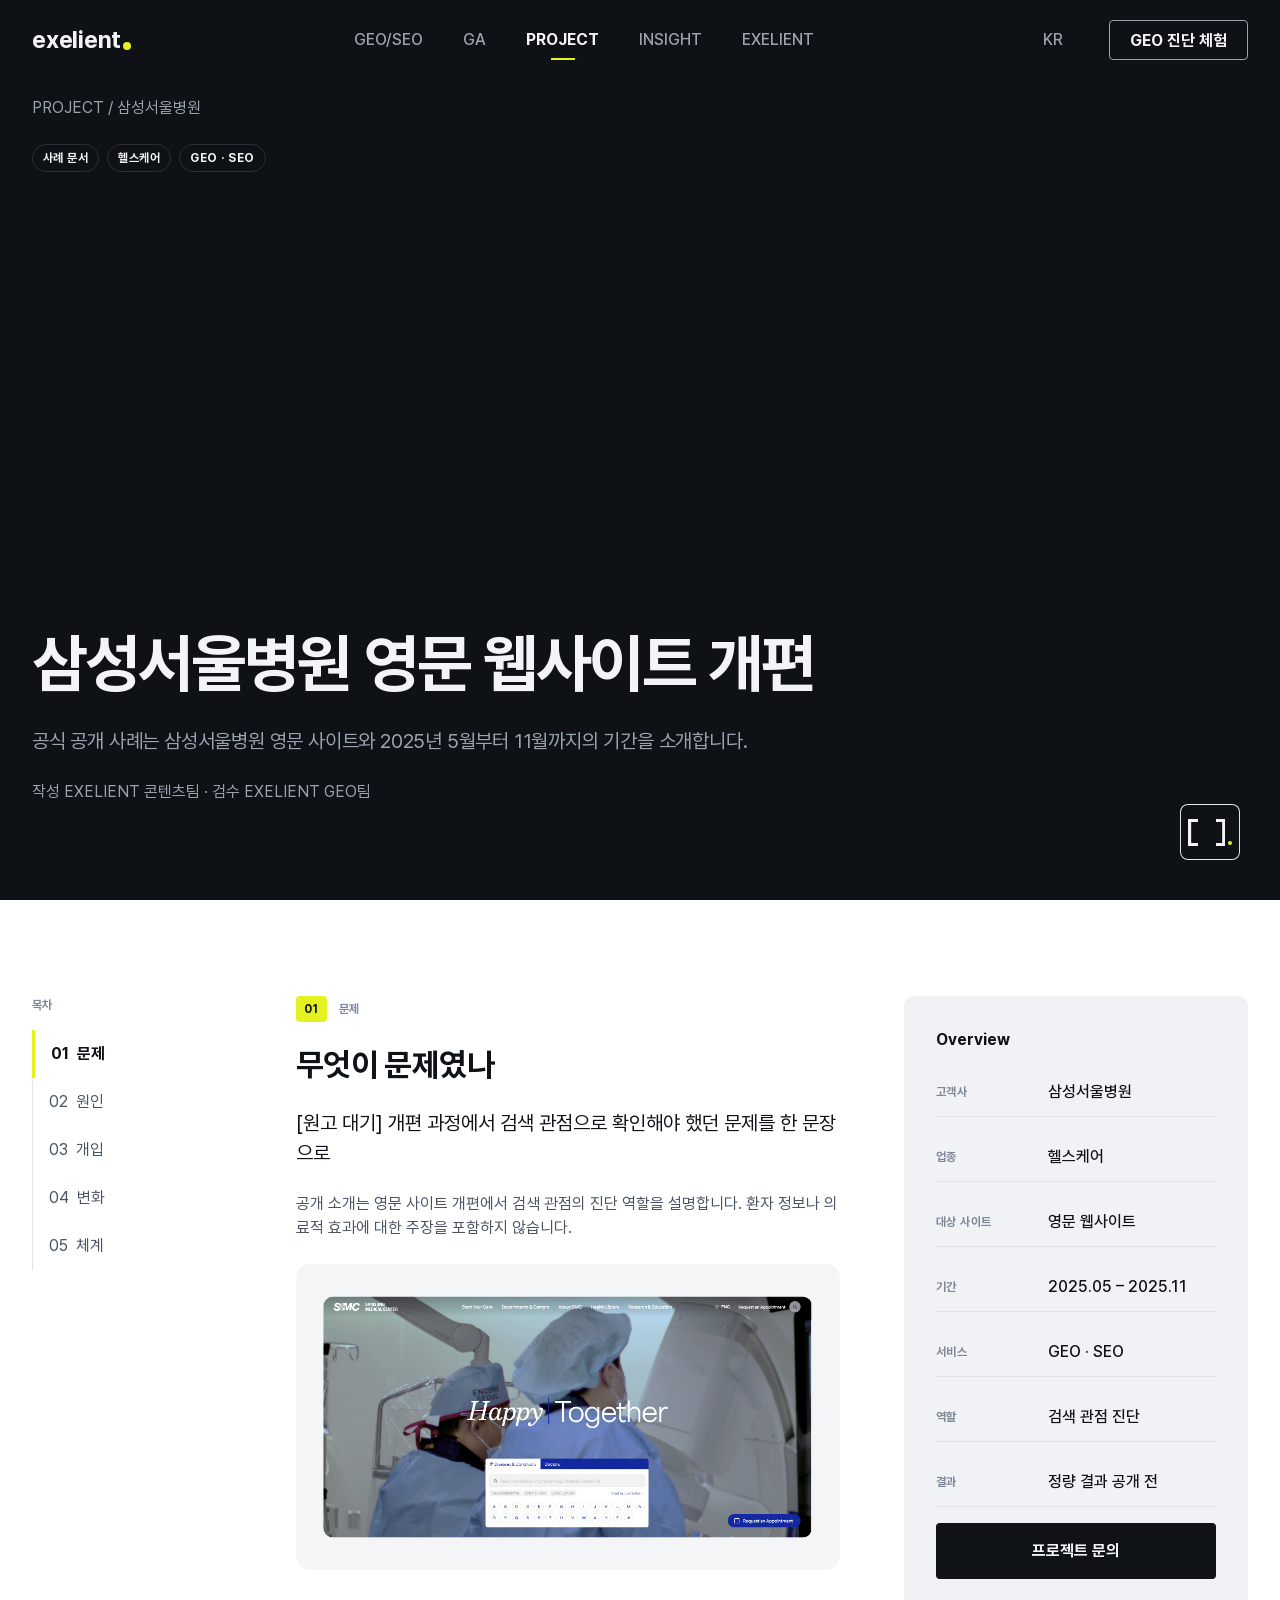
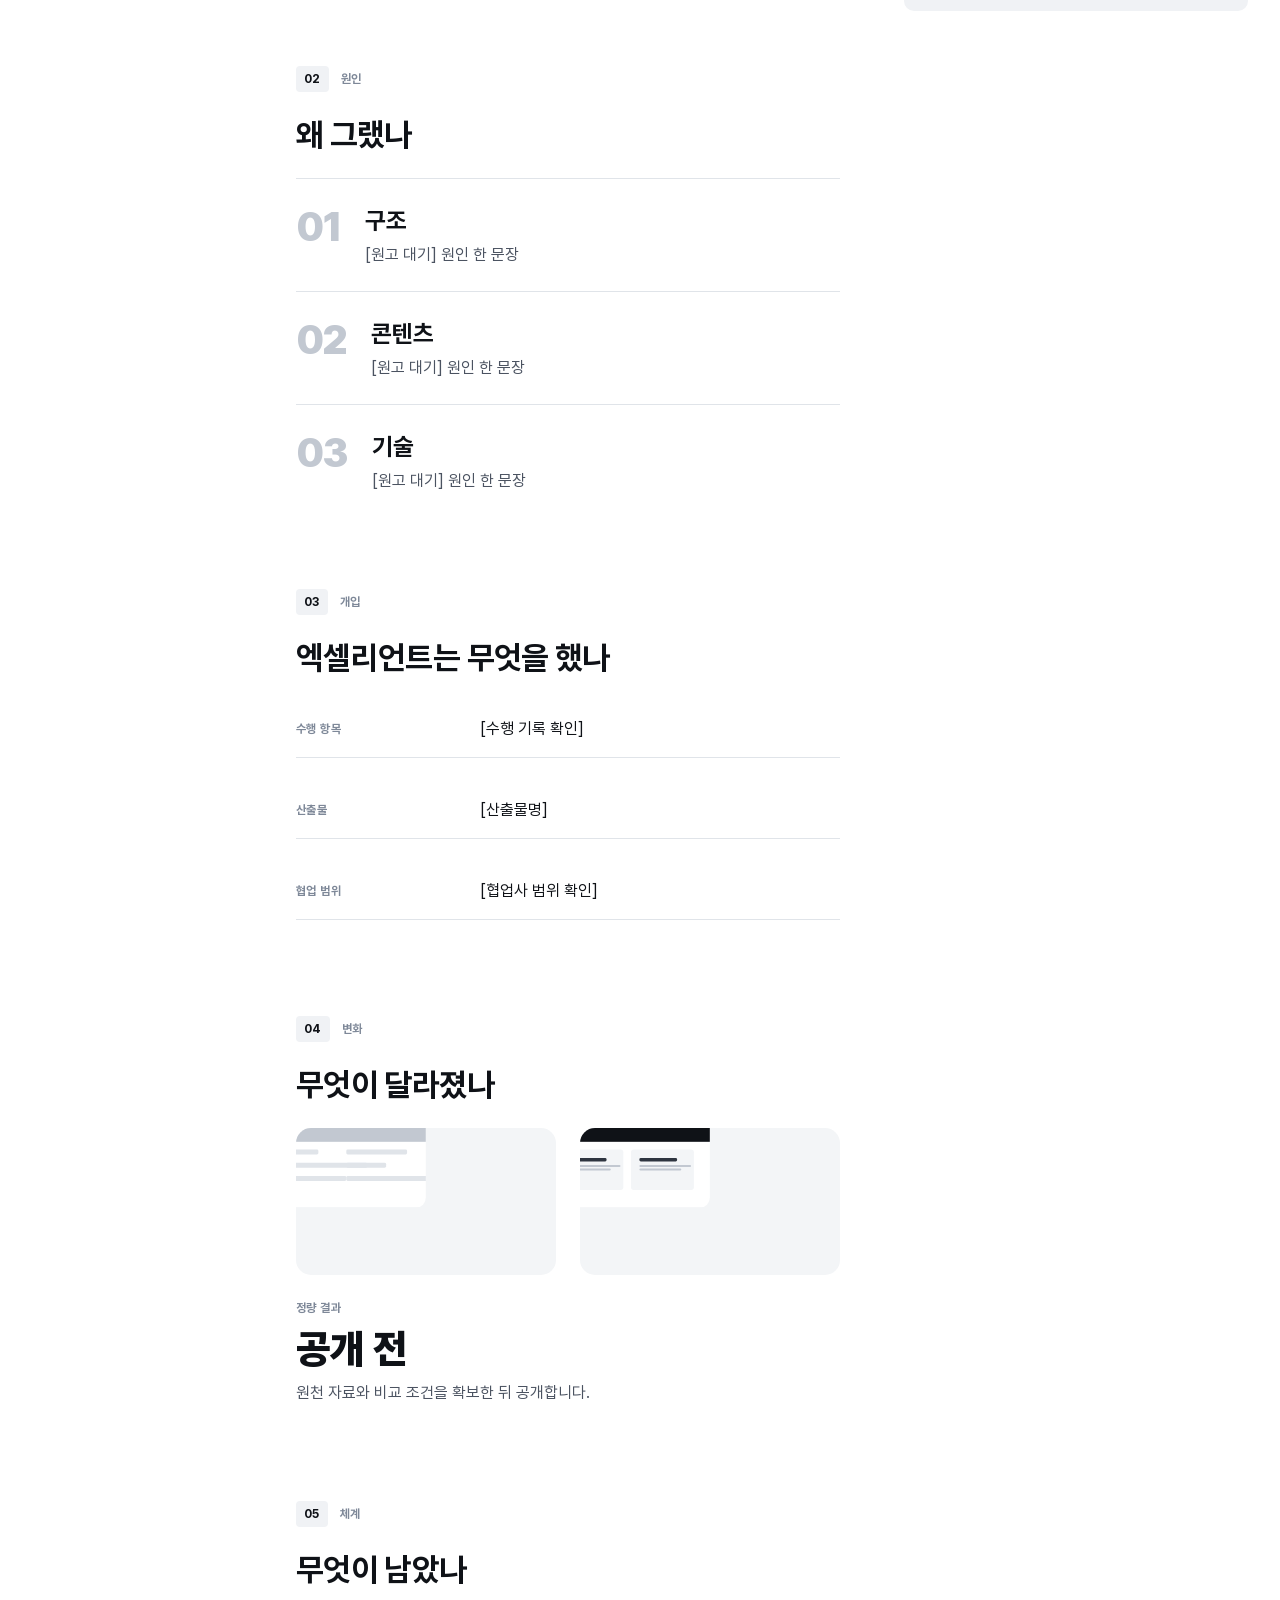
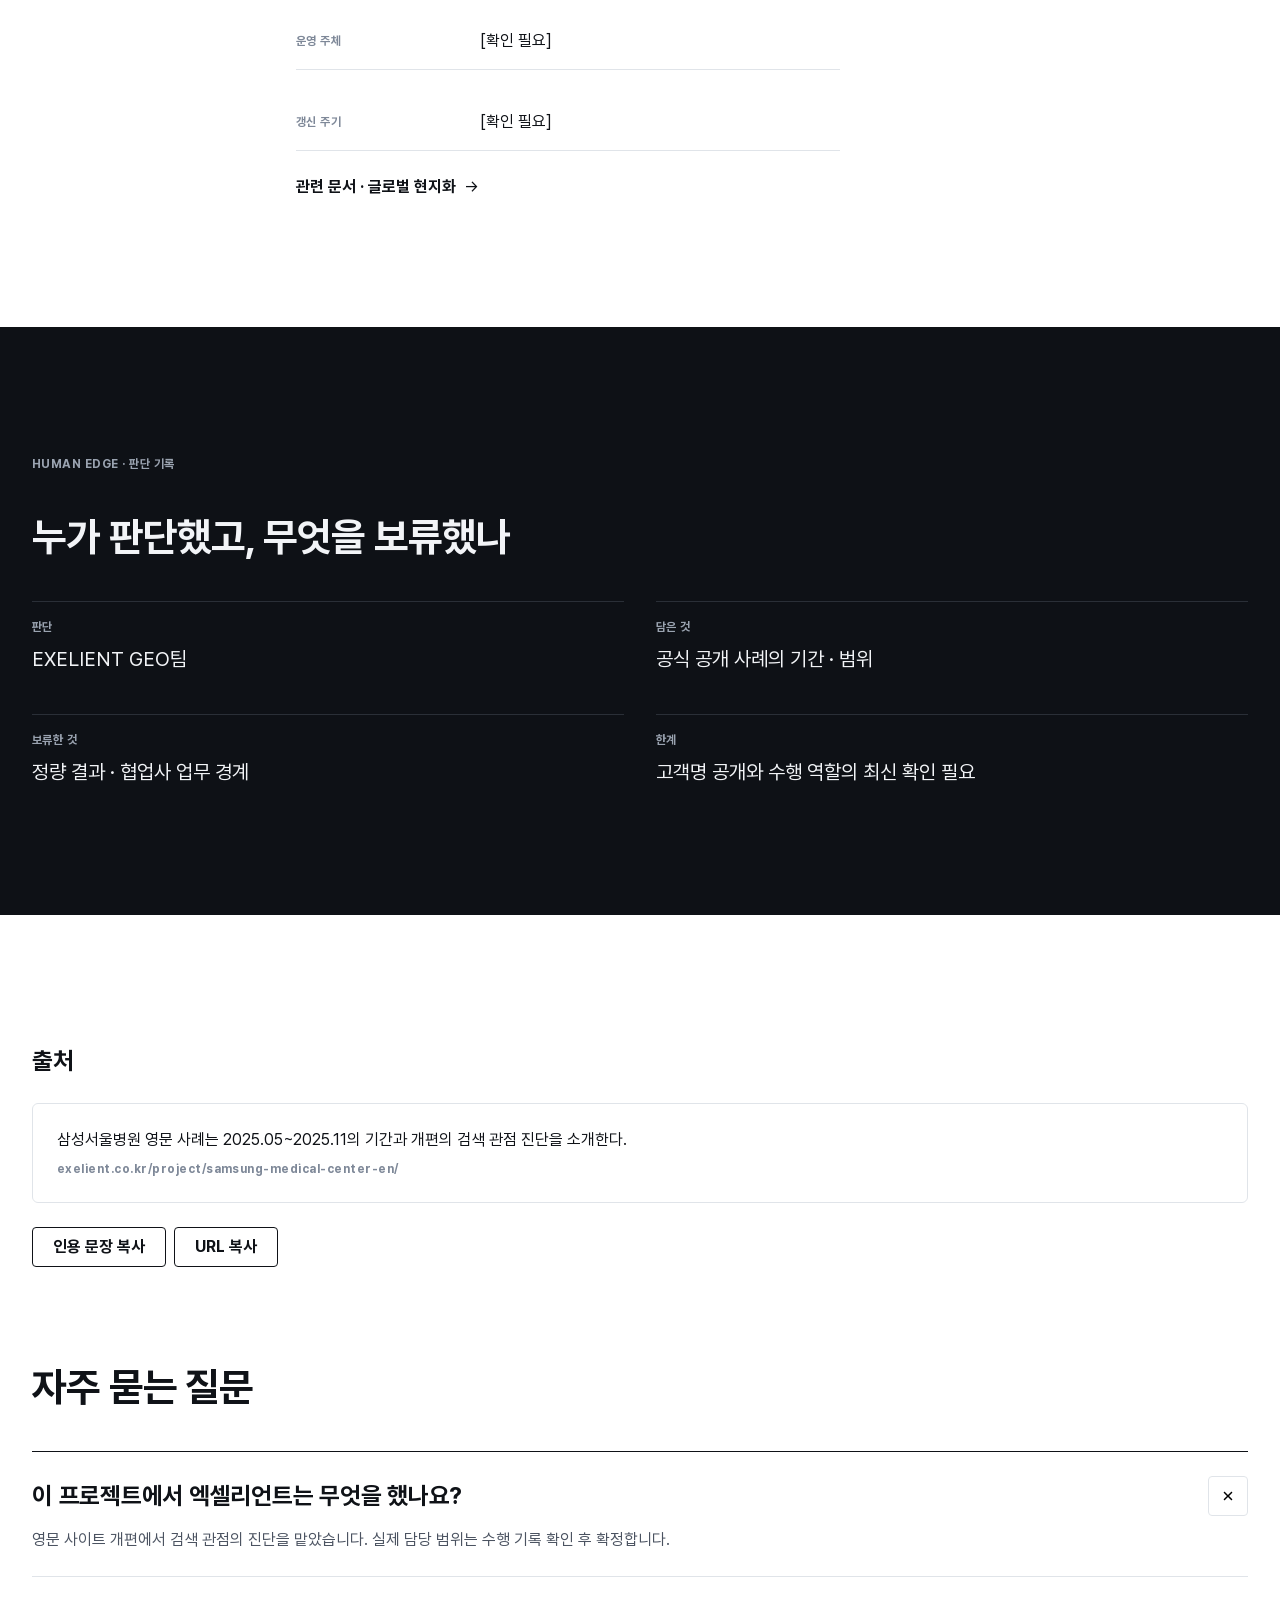
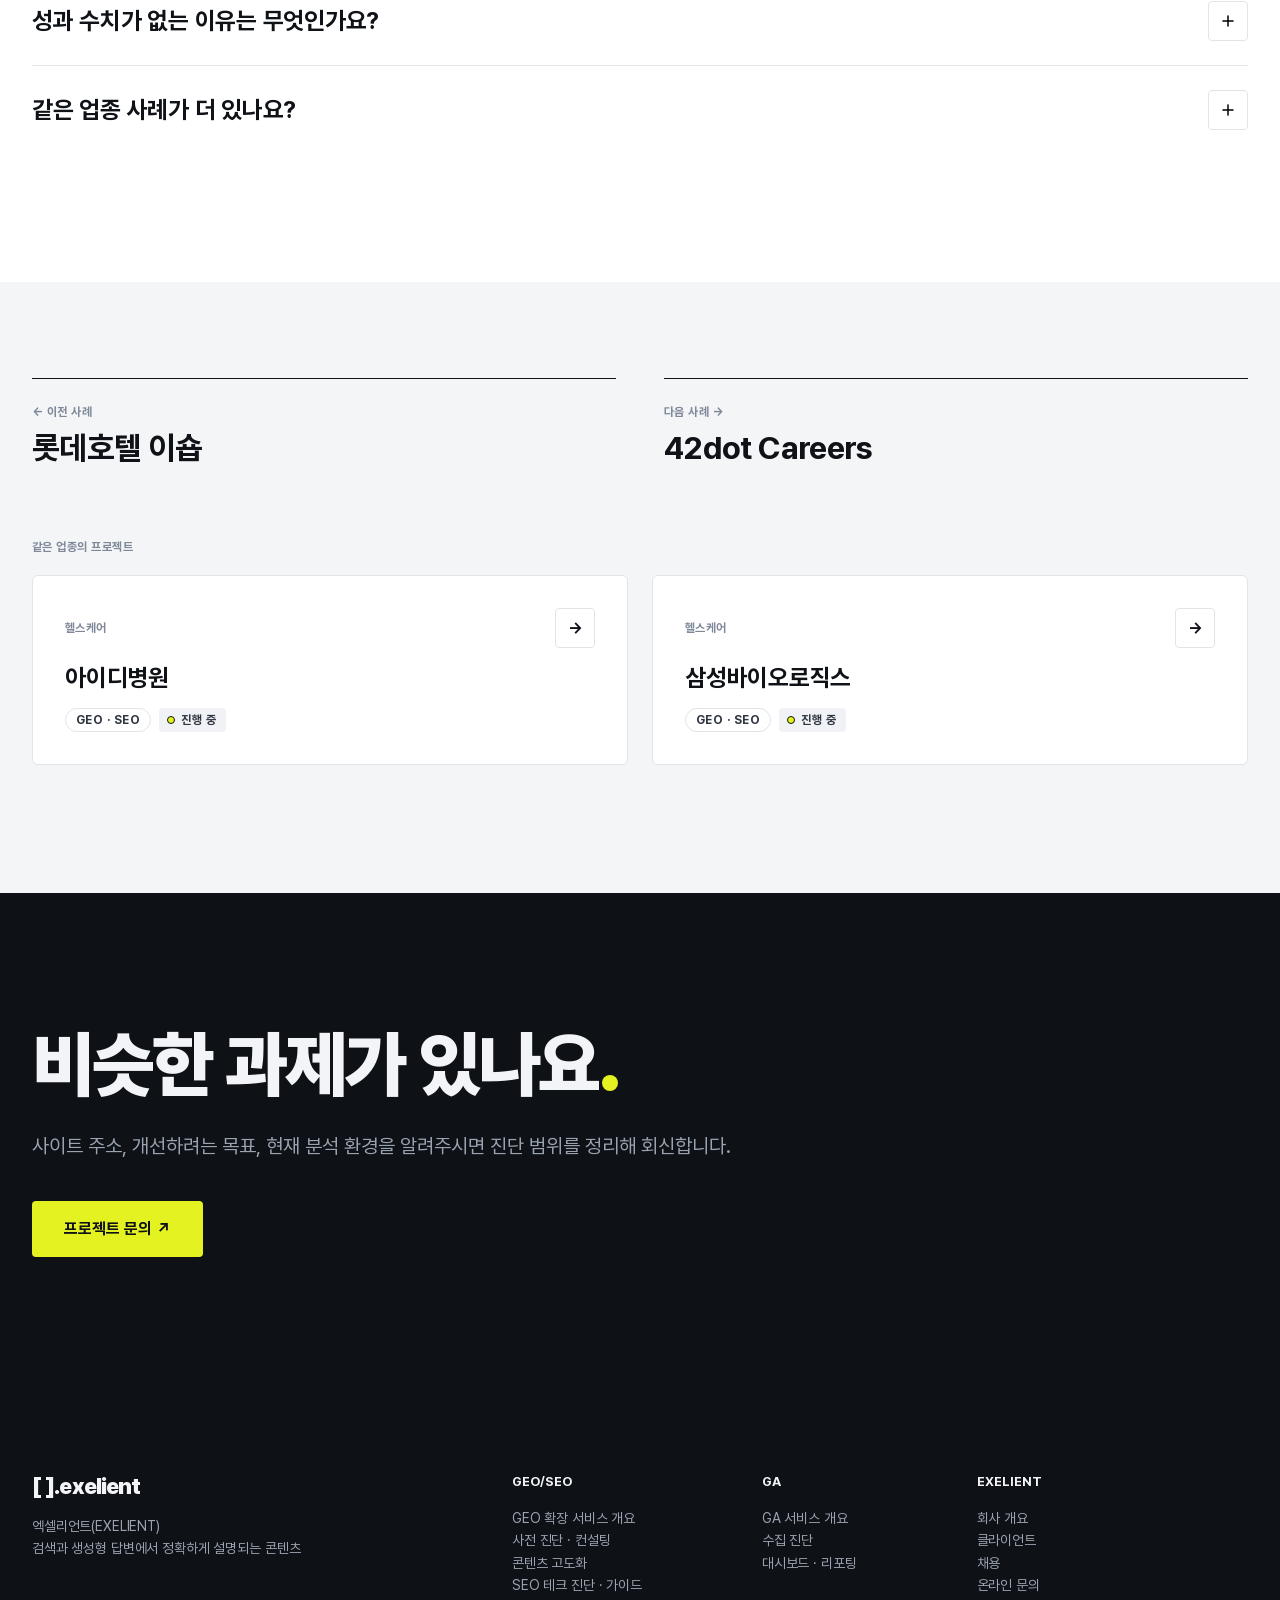
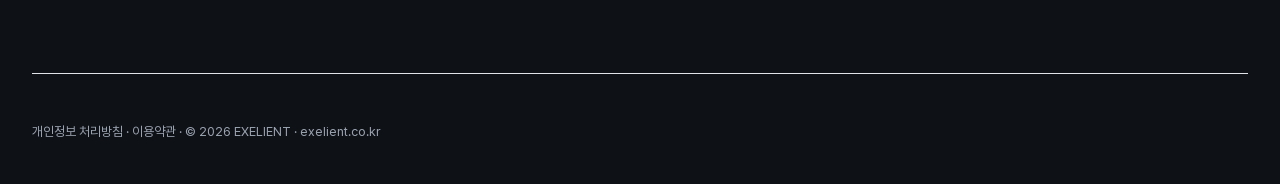
<file: exe 웹 리뉴얼-갤러리형/projects/samsung-medical-center.html>
<!doctype html>
<html lang="ko">
<head>
  <meta charset="UTF-8">
  <meta name="viewport" content="width=device-width, initial-scale=1.0">
  <meta name="theme-color" content="#0e1116">
  <meta name="description" content="공식 공개 사례는 삼성서울병원 영문 사이트와 2025년 5월부터 11월까지의 기간을 소개합니다.">
  <title>삼성서울병원 영문 웹사이트 개편 | PROJECT | exelient</title>
  <link rel="stylesheet" href="../css/common.css">
  <link rel="stylesheet" href="../css/project-detail.css">
  <link rel="stylesheet" href="../css/interaction.css">
</head>
<body>
  <!-- @component header active=project -->
  <div class="scroll-progress" aria-hidden="true">
    <span></span>
  </div>
  <header class="site-header shell" aria-label="사이트 헤더">
    <a class="brand" href="../index.html" aria-label="exelient 홈" data-cursor="signal">
      <span>exelient</span>
      <img src="../assets/images/logo-dot.svg" alt="" width="8" height="14">
    </a>
    <nav class="main-nav" aria-label="주요 메뉴">
      <a href="../index.html#services" aria-haspopup="true" aria-expanded="false" aria-controls="sub-nav-panel" data-cursor="signal" data-subnav="geo">
        GEO/SEO
      </a>
      <a href="../index.html#services" aria-haspopup="true" aria-expanded="false" aria-controls="sub-nav-panel" data-cursor="signal" data-subnav="ga">
        GA
      </a>
      <a class="active" aria-current="page" href="../index.html#projects" aria-haspopup="true" aria-expanded="false" aria-controls="sub-nav-panel" data-cursor="signal" data-subnav="project">
        PROJECT
      </a>
      <a href="../index.html#faq" aria-haspopup="true" aria-expanded="false" aria-controls="sub-nav-panel" data-cursor="signal" data-subnav="insight">
        INSIGHT
      </a>
      <a href="#footer" aria-haspopup="true" aria-expanded="false" aria-controls="sub-nav-panel" data-cursor="signal" data-subnav="exelient">
        EXELIENT
      </a>
    </nav>
    <div class="header-actions">
      <button class="locale" type="button" aria-label="언어 선택" data-cursor="signal">
        KR
      </button>
      <a class="header-cta" href="#contact" data-cursor="signal" data-cursor-theme="dark">
        GEO 진단 체험
      </a>
    </div>
    <div class="sub-nav-panel" id="sub-nav-panel" aria-hidden="true">
      <div class="sub-nav-inner" data-subnav-pane="geo" aria-label="GEO/SEO 서브 메뉴" hidden>
        <section class="sub-nav-overview">
          <span class="sub-nav-kicker">GEO / SEO</span>
          <strong>
            진단에서 콘텐츠 고도화 ·
            <br>
            화면 프로토타입까지
          </strong>
        </section>
        <div class="sub-nav-links">
          <div class="sub-nav-link-list">
            <div class="sub-nav-link-column">
              <a href="../index.html#services" data-cursor="lens">
                <span>GEO 확장 서비스 개요</span>
              </a>
              <a href="../index.html#services" data-cursor="lens">
                <span>사전 진단 · 컨설팅</span>
              </a>
              <a href="../index.html#services" data-cursor="lens">
                <span>콘텐츠 고도화</span>
              </a>
              <a href="../index.html#services" data-cursor="lens">
                <span>전용 채널 구축</span>
              </a>
            </div>
            <div class="sub-nav-link-column">
              <a href="../index.html#services" data-cursor="lens">
                <span>SEO 테크 진단 · 가이드</span>
              </a>
              <a href="../index.html#services" data-cursor="lens">
                <span>글로벌 현지화</span>
              </a>
              <a href="../index.html#services" data-cursor="lens">
                <span>콘텐츠 작성 · 검수 기준</span>
              </a>
            </div>
          </div>
          <a class="sub-nav-all" href="#contact" data-cursor="signal">
            <span>GEO 진단 체험</span>
            <b aria-hidden="true">
              ↗
            </b>
          </a>
        </div>
        <span class="sub-nav-divider" aria-hidden="true"></span>
        <a class="sub-nav-featured" href="../index.html#services" data-cursor="lens">
          <img src="../assets/images/subnav-geo-orbit.svg" alt="" width="320" height="200">
          <span class="sub-nav-caption">GEO · SEO · GA 서비스 관계</span>
        </a>
      </div>
      <div class="sub-nav-inner" data-subnav-pane="ga" aria-label="GA 서브 메뉴" hidden>
        <section class="sub-nav-overview">
          <span class="sub-nav-kicker">GA</span>
          <strong>
            수집 진단부터
            <br>
            개선 제안까지
          </strong>
        </section>
        <div class="sub-nav-links">
          <div class="sub-nav-link-list">
            <div class="sub-nav-link-column">
              <a href="../index.html#services" data-cursor="lens">
                <span>GA 서비스 개요</span>
              </a>
              <a href="../index.html#services" data-cursor="lens">
                <span>수집 진단</span>
              </a>
              <a href="../index.html#services" data-cursor="lens">
                <span>전환 · 기여 분석</span>
              </a>
            </div>
            <div class="sub-nav-link-column">
              <a href="../index.html#services" data-cursor="lens">
                <span>대시보드 · 리포팅</span>
              </a>
              <a href="../index.html#services" data-cursor="lens">
                <span>인사이트 · 개선 제안</span>
              </a>
            </div>
          </div>
          <a class="sub-nav-all" href="../index.html#services" data-cursor="signal">
            <span>GA 서비스 개요 보기</span>
            <b aria-hidden="true">
              ↗
            </b>
          </a>
        </div>
        <span class="sub-nav-divider" aria-hidden="true"></span>
        <a class="sub-nav-featured" href="../index.html#services" data-cursor="lens">
          <img src="../assets/images/subnav-project-chart.svg" alt="" width="320" height="200">
          <span class="sub-nav-caption">수집 진단 → 대시보드 → 개선 제안</span>
        </a>
      </div>
      <div class="sub-nav-inner" data-subnav-pane="project" aria-label="PROJECT 서브 메뉴" hidden>
        <section class="sub-nav-overview">
          <span class="sub-nav-kicker">PROJECT</span>
          <strong>
            엑셀리언트가
            <br>
            실제로 무엇을 해봤나
          </strong>
        </section>
        <div class="sub-nav-links">
          <div class="sub-nav-link-list">
            <div class="sub-nav-link-column">
              <a href="../index.html?industry=b2b#projects" data-cursor="lens" data-sub-filter="b2b">
                <span>산업재·B2B</span>
                <small>
                  4
                </small>
              </a>
              <a href="../index.html?industry=health#projects" data-cursor="lens" data-sub-filter="health">
                <span>헬스케어</span>
                <small>
                  3
                </small>
              </a>
              <a href="../index.html?industry=mobility#projects" data-cursor="lens" data-sub-filter="mobility">
                <span>모빌리티</span>
                <small>
                  3
                </small>
              </a>
              <a href="../index.html?industry=beauty#projects" data-cursor="lens" data-sub-filter="beauty">
                <span>뷰티</span>
                <small>
                  3
                </small>
              </a>
            </div>
            <div class="sub-nav-link-column">
              <a href="../index.html?industry=dutyfree#projects" data-cursor="lens" data-sub-filter="dutyfree">
                <span>면세</span>
                <small>
                  2
                </small>
              </a>
              <a href="../index.html?industry=hotel#projects" data-cursor="lens" data-sub-filter="hotel">
                <span>숙박</span>
                <small>
                  2
                </small>
              </a>
              <a href="../index.html?industry=consumer#projects" data-cursor="lens" data-sub-filter="consumer">
                <span>소비재</span>
                <small>
                  1
                </small>
              </a>
              <a href="../index.html?industry=travel#projects" data-cursor="lens" data-sub-filter="travel">
                <span>여행·항공</span>
                <small>
                  1
                </small>
              </a>
            </div>
          </div>
          <a class="sub-nav-all" href="../index.html#projects" data-cursor="signal">
            <span>프로젝트 전체 19건</span>
            <b aria-hidden="true">
              ↗
            </b>
          </a>
        </div>
        <span class="sub-nav-divider" aria-hidden="true"></span>
        <a class="sub-nav-featured" href="../index.html#projects" data-cursor="lens">
          <img src="../assets/images/subnav-project-chart.svg" alt="" width="320" height="200">
          <span class="sub-nav-caption">사례 문서 · 42dot 채용 페이지 GEO</span>
        </a>
      </div>
      <div class="sub-nav-inner" data-subnav-pane="insight" aria-label="INSIGHT 서브 메뉴" hidden>
        <section class="sub-nav-overview">
          <span class="sub-nav-kicker">INSIGHT</span>
          <strong>
            GEO · SEO · GA
            <br>
            주제별 질문과 판단 기준
          </strong>
        </section>
        <div class="sub-nav-links">
          <div class="sub-nav-link-list">
            <div class="sub-nav-link-column">
              <a href="../index.html#faq" data-cursor="lens">
                <span>GEO</span>
              </a>
              <a href="../index.html#faq" data-cursor="lens">
                <span>SEO</span>
              </a>
              <a href="../index.html#faq" data-cursor="lens">
                <span>GA</span>
              </a>
              <a href="../index.html#faq" data-cursor="lens">
                <span>콘텐츠 · 정보구조</span>
              </a>
            </div>
            <div class="sub-nav-link-column">
              <a href="../index.html#faq" data-cursor="lens">
                <span>글로벌 · 현지화</span>
              </a>
              <a href="../index.html#faq" data-cursor="lens">
                <span>기여 분석 가이드</span>
              </a>
              <a href="../index.html#faq" data-cursor="lens">
                <span>채널 분류 가이드</span>
              </a>
            </div>
          </div>
          <a class="sub-nav-all" href="../index.html#faq" data-cursor="signal">
            <span>인사이트 전체</span>
            <b aria-hidden="true">
              ↗
            </b>
          </a>
        </div>
        <span class="sub-nav-divider" aria-hidden="true"></span>
        <a class="sub-nav-featured" href="../index.html#faq" data-cursor="lens">
          <span class="sub-nav-site-mock" aria-hidden="true"><span class="mock-page"><i class="mock-bar"></i><i class="mock-hero"></i><i class="mock-title"></i><i class="mock-tag"></i><i class="mock-card"></i><i class="mock-card"></i><i class="mock-card"></i></span></span>
          <span class="sub-nav-caption">최근 인사이트</span>
        </a>
      </div>
      <div class="sub-nav-inner" data-subnav-pane="exelient" aria-label="EXELIENT 서브 메뉴" hidden>
        <section class="sub-nav-overview">
          <span class="sub-nav-kicker">EXELIENT</span>
          <strong>
            회사 정체성 · 고객 ·
            <br>
            전문가 · 검증 기준
          </strong>
        </section>
        <div class="sub-nav-links">
          <div class="sub-nav-link-list">
            <div class="sub-nav-link-column">
              <a href="#footer" data-cursor="lens">
                <span>회사 개요</span>
              </a>
              <a href="#footer" data-cursor="lens">
                <span>진단 · 검증 방법</span>
              </a>
              <a href="#footer" data-cursor="lens">
                <span>전문가</span>
              </a>
            </div>
            <div class="sub-nav-link-column">
              <a href="#footer" data-cursor="lens">
                <span>클라이언트</span>
              </a>
              <a href="#footer" data-cursor="lens">
                <span>채용</span>
              </a>
              <a href="#contact" data-cursor="lens">
                <span>온라인 문의</span>
              </a>
            </div>
          </div>
          <a class="sub-nav-all" href="#contact" data-cursor="signal">
            <span>온라인 문의</span>
            <b aria-hidden="true">
              ↗
            </b>
          </a>
        </div>
        <span class="sub-nav-divider" aria-hidden="true"></span>
        <a class="sub-nav-featured" href="#footer" data-cursor="lens">
          <img src="../assets/images/subnav-exelient-brand.svg" alt="" width="320" height="200">
          <span class="sub-nav-caption">엑셀리언트 회사 개요</span>
        </a>
      </div>
    </div>
  </header>
  <!-- /@component -->
  <main>
    <section class="case-hero" id="top" data-surface="dark">
      <div class="case-hero-inner shell">
        <div class="case-meta" data-animate>
          <nav class="case-breadcrumb" aria-label="현재 위치">
            <a href="../index.html#projects" data-cursor="signal">
              PROJECT
            </a>
            / 삼성서울병원
          </nav>
          <ul class="case-tags" aria-label="분류">
            <li>
              사례 문서
            </li>
            <li>
              헬스케어
            </li>
            <li>
              GEO · SEO
            </li>
          </ul>
        </div>
        <div class="case-intro" data-animate>
          <h1>
            삼성서울병원 영문 웹사이트 개편
          </h1>
          <p class="case-lead">공식 공개 사례는 삼성서울병원 영문 사이트와 2025년 5월부터 11월까지의 기간을 소개합니다.</p>
          <p class="case-byline">작성 EXELIENT 콘텐츠팀 · 검수 EXELIENT GEO팀</p>
        </div>
      </div>
    </section>
    <div class="case-body">
      <div class="case-layout shell">
        <nav class="case-toc" aria-label="목차">
          <span class="case-toc-label">목차</span>
          <ol>
            <li>
              <a class="is-active" href="#problem" aria-current="true" data-cursor="lens">
                <span>01  문제</span>
              </a>
            </li>
            <li>
              <a href="#cause" data-cursor="lens">
                <span>02  원인</span>
              </a>
            </li>
            <li>
              <a href="#action" data-cursor="lens">
                <span>03  개입</span>
              </a>
            </li>
            <li>
              <a href="#change" data-cursor="lens">
                <span>04  변화</span>
              </a>
            </li>
            <li>
              <a href="#system" data-cursor="lens">
                <span>05  체계</span>
              </a>
            </li>
          </ol>
        </nav>
        <article class="case-article">
          <section class="case-section is-active" id="problem" aria-labelledby="problem-title">
            <p class="case-section-label"><span class="case-step">01</span><span class="case-section-name">문제</span></p>
            <h2 id="problem-title">
              무엇이 문제였나
            </h2>
            <p class="case-statement">[원고 대기] 개편 과정에서 검색 관점으로 확인해야 했던 문제를 한 문장으로</p>
            <p class="case-text">공개 소개는 영문 사이트 개편에서 검색 관점의 진단 역할을 설명합니다. 환자 정보나 의료적 효과에 대한 주장을 포함하지 않습니다.</p>
            <figure class="case-figure">
              <img src="../assets/images/삼성서울병원.png" alt="개편 전 화면 예시" width="691" height="397">
            </figure>
          </section>
          <section class="case-section" id="cause" aria-labelledby="cause-title">
            <p class="case-section-label"><span class="case-step">02</span><span class="case-section-name">원인</span></p>
            <h2 id="cause-title">
              왜 그랬나
            </h2>
            <ol class="case-causes">
              <li class="case-cause">
                <span class="case-cause-num">01</span>
                <div>
                  <h3>
                    구조
                  </h3>
                  <p>[원고 대기] 원인 한 문장</p>
                </div>
              </li>
              <li class="case-cause">
                <span class="case-cause-num">02</span>
                <div>
                  <h3>
                    콘텐츠
                  </h3>
                  <p>[원고 대기] 원인 한 문장</p>
                </div>
              </li>
              <li class="case-cause">
                <span class="case-cause-num">03</span>
                <div>
                  <h3>
                    기술
                  </h3>
                  <p>[원고 대기] 원인 한 문장</p>
                </div>
              </li>
            </ol>
          </section>
          <section class="case-section" id="action" aria-labelledby="action-title">
            <p class="case-section-label"><span class="case-step">03</span><span class="case-section-name">개입</span></p>
            <h2 id="action-title">
              엑셀리언트는 무엇을 했나
            </h2>
            <dl class="case-defs">
              <div>
                <dt>
                  수행 항목
                </dt>
                <dd>
                  [수행 기록 확인]
                </dd>
              </div>
              <div>
                <dt>
                  산출물
                </dt>
                <dd>
                  [산출물명]
                </dd>
              </div>
              <div>
                <dt>
                  협업 범위
                </dt>
                <dd>
                  [협업사 범위 확인]
                </dd>
              </div>
            </dl>
          </section>
          <section class="case-section" id="change" aria-labelledby="change-title">
            <p class="case-section-label"><span class="case-step">04</span><span class="case-section-name">변화</span></p>
            <h2 id="change-title">
              무엇이 달라졌나
            </h2>
            <div class="case-compare">
              <figure class="case-figure">
                <img src="../assets/images/case-browser-before.svg" alt="개편 전 화면 예시" width="335" height="193">
              </figure>
              <figure class="case-figure">
                <img src="../assets/images/case-browser-after.svg" alt="개편 후 화면 예시" width="335" height="193">
              </figure>
            </div>
            <div class="case-result">
              <small>
                정량 결과
              </small>
              <strong>
                공개 전
              </strong>
              <p>원천 자료와 비교 조건을 확보한 뒤 공개합니다.</p>
            </div>
          </section>
          <section class="case-section" id="system" aria-labelledby="system-title">
            <p class="case-section-label"><span class="case-step">05</span><span class="case-section-name">체계</span></p>
            <h2 id="system-title">
              무엇이 남았나
            </h2>
            <dl class="case-defs">
              <div>
                <dt>
                  운영 주체
                </dt>
                <dd>
                  [확인 필요]
                </dd>
              </div>
              <div>
                <dt>
                  갱신 주기
                </dt>
                <dd>
                  [확인 필요]
                </dd>
              </div>
            </dl>
            <a class="case-doc-link" href="../insight/global-localization.html" data-cursor="signal">
              관련 문서 · 글로벌 현지화
              <span aria-hidden="true">→</span>
            </a>
          </section>
        </article>
        <aside class="case-facts" aria-labelledby="facts-title">
          <h2 id="facts-title">
            Overview
          </h2>
          <dl>
            <div>
              <dt>
                고객사
              </dt>
              <dd>
                삼성서울병원
              </dd>
            </div>
            <div>
              <dt>
                업종
              </dt>
              <dd>
                헬스케어
              </dd>
            </div>
            <div>
              <dt>
                대상 사이트
              </dt>
              <dd>
                영문 웹사이트
              </dd>
            </div>
            <div>
              <dt>
                기간
              </dt>
              <dd>
                2025.05 – 2025.11
              </dd>
            </div>
            <div>
              <dt>
                서비스
              </dt>
              <dd>
                GEO · SEO
              </dd>
            </div>
            <div>
              <dt>
                역할
              </dt>
              <dd>
                검색 관점 진단
              </dd>
            </div>
            <div>
              <dt>
                결과
              </dt>
              <dd>
                정량 결과 공개 전
              </dd>
            </div>
          </dl>
          <a class="btn-primary" href="#contact" data-cursor="signal">
            프로젝트 문의
          </a>
        </aside>
      </div>
    </div>
    <section class="case-judgment" aria-labelledby="judgment-title" data-surface="dark">
      <div class="shell" data-animate>
        <p class="case-eyebrow">HUMAN EDGE · 판단 기록</p>
        <h2 id="judgment-title">
          누가 판단했고, 무엇을 보류했나
        </h2>
        <dl class="judgment-grid">
          <div>
            <dt>
              판단
            </dt>
            <dd>
              EXELIENT GEO팀
            </dd>
          </div>
          <div>
            <dt>
              담은 것
            </dt>
            <dd>
              공식 공개 사례의 기간 · 범위
            </dd>
          </div>
          <div>
            <dt>
              보류한 것
            </dt>
            <dd>
              정량 결과 · 협업사 업무 경계
            </dd>
          </div>
          <div>
            <dt>
              한계
            </dt>
            <dd>
              고객명 공개와 수행 역할의 최신 확인 필요
            </dd>
          </div>
        </dl>
      </div>
    </section>
    <section class="case-sources" aria-labelledby="sources-title">
      <div class="shell" data-animate>
        <h2 id="sources-title">
          출처
        </h2>
        <blockquote class="source-quote">
          <p id="source-quote-text">삼성서울병원 영문 사례는 2025.05~2025.11의 기간과 개편의 검색 관점 진단을 소개한다.</p>
          <cite>
            exelient.co.kr/project/samsung-medical-center-en/
          </cite>
        </blockquote>
        <div class="source-actions">
          <button class="btn-secondary" type="button" data-copy-from="#source-quote-text" data-cursor="signal">
            인용 문장 복사
          </button>
          <button class="btn-secondary" type="button" data-copy="https://exelient.co.kr/project/samsung-medical-center-en/" data-cursor="signal">
            URL 복사
          </button>
        </div>
        <p class="visually-hidden" role="status" aria-live="polite" data-copy-status></p>
      </div>
    </section>
    <section class="faq faq--case" id="faq">
      <div class="shell">
        <h2 data-animate>
          자주 묻는 질문
        </h2>
        <div class="faq-list" data-animate>
          <article class="faq-item open">
            <button type="button" data-cursor="lens" aria-expanded="true">
              <strong>
                이 프로젝트에서 엑셀리언트는 무엇을 했나요?
              </strong>
              <span class="faq-icon" aria-hidden="true"><img src="../assets/images/icon-plus.svg" alt="" width="24" height="24"></span>
            </button>
            <div class="faq-answer">
              <div class="faq-answer-inner">
                <p>영문 사이트 개편에서 검색 관점의 진단을 맡았습니다. 실제 담당 범위는 수행 기록 확인 후 확정합니다.</p>
              </div>
            </div>
          </article>
          <article class="faq-item">
            <button type="button" data-cursor="lens" aria-expanded="false">
              <strong>
                성과 수치가 없는 이유는 무엇인가요?
              </strong>
              <span class="faq-icon" aria-hidden="true"><img src="../assets/images/icon-plus.svg" alt="" width="24" height="24"></span>
            </button>
            <div class="faq-answer" inert>
              <div class="faq-answer-inner">
                <p>[원고 대기]</p>
              </div>
            </div>
          </article>
          <article class="faq-item">
            <button type="button" data-cursor="lens" aria-expanded="false">
              <strong>
                같은 업종 사례가 더 있나요?
              </strong>
              <span class="faq-icon" aria-hidden="true"><img src="../assets/images/icon-plus.svg" alt="" width="24" height="24"></span>
            </button>
            <div class="faq-answer" inert>
              <div class="faq-answer-inner">
                <p>[원고 대기]</p>
              </div>
            </div>
          </article>
        </div>
      </div>
    </section>
    <section class="case-more" aria-label="다른 사례">
      <div class="shell">
        <nav class="case-pager" aria-label="이전 · 다음 사례" data-animate>
          <a href="./lotte-hotel-eshop.html" rel="prev" data-cursor="lens">
            <small>
              ← 이전 사례
            </small>
            <strong>
              롯데호텔 이숍
            </strong>
          </a>
          <a href="./42dot-careers.html" rel="next" data-cursor="lens">
            <small>
              다음 사례 →
            </small>
            <strong>
              42dot Careers
            </strong>
          </a>
        </nav>
        <div class="case-related" data-animate>
          <h2>
            같은 업종의 프로젝트
          </h2>
          <div class="related-grid">
            <a class="related-card" href="./id-hospital.html" data-cursor="lens">
              <span class="related-top"><span class="related-sector">헬스케어</span><span class="related-arrow" aria-hidden="true">→</span></span>
              <strong class="related-name">
                아이디병원
              </strong>
              <span class="related-tags"><i class="tag">GEO · SEO</i><i class="status-tag"><img src="../assets/images/progress-badge-dot.svg" alt="" width="8" height="8">진행 중</i></span>
            </a>
            <a class="related-card" href="./samsung-biologics.html" data-cursor="lens">
              <span class="related-top"><span class="related-sector">헬스케어</span><span class="related-arrow" aria-hidden="true">→</span></span>
              <strong class="related-name">
                삼성바이오로직스
              </strong>
              <span class="related-tags"><i class="tag">GEO · SEO</i><i class="status-tag"><img src="../assets/images/progress-badge-dot.svg" alt="" width="8" height="8">진행 중</i></span>
            </a>
          </div>
        </div>
      </div>
    </section>
    <!-- @component cta -->
    <section class="contact" id="contact" data-section="contact">
      <div class="shell" data-animate>
        <h2>
          비슷한 과제가 있나요
          <img src="../assets/images/cta-mark.svg" alt="" width="16" height="32">
        </h2>
        <p>사이트 주소, 개선하려는 목표, 현재 분석 환경을 알려주시면 진단 범위를 정리해 회신합니다.</p>
        <a href="mailto:hello@exelient.co.kr" data-cursor="signal" data-cursor-theme="dark" data-cursor-lens="ink">
          프로젝트 문의 ↗
        </a>
      </div>
    </section>
    <!-- /@component -->
  </main>
  <!-- @component footer -->
  <footer class="site-footer" id="footer" data-section="footer">
    <div class="footer-inner">
      <div class="footer-grid" data-animate>
        <div class="footer-about">
          <a class="footer-brand" href="#top" data-cursor="signal">
            [ ].exelient
          </a>
          <p>엑셀리언트(EXELIENT)<br>검색과 생성형 답변에서 정확하게 설명되는 콘텐츠</p>
        </div>
        <div class="footer-col">
          <h3>
            GEO/SEO
          </h3>
          <ul>
            <li>
              GEO 확장 서비스 개요
            </li>
            <li>
              사전 진단 · 컨설팅
            </li>
            <li>
              콘텐츠 고도화
            </li>
            <li>
              SEO 테크 진단 · 가이드
            </li>
          </ul>
        </div>
        <div class="footer-col">
          <h3>
            GA
          </h3>
          <ul>
            <li>
              GA 서비스 개요
            </li>
            <li>
              수집 진단
            </li>
            <li>
              대시보드 · 리포팅
            </li>
          </ul>
        </div>
        <div class="footer-col">
          <h3>
            EXELIENT
          </h3>
          <ul>
            <li>
              회사 개요
            </li>
            <li>
              클라이언트
            </li>
            <li>
              채용
            </li>
            <li>
              온라인 문의
            </li>
          </ul>
        </div>
      </div>
      <div class="footer-bottom">
        <p>개인정보 처리방침 · 이용약관 · © 2026 EXELIENT · exelient.co.kr</p>
      </div>
    </div>
  </footer>
  <!-- /@component -->
  <!-- @component floating-cta -->
  <a class="fab" href="#contact" aria-label="GEO 진단 체험" data-surface="dark">
    <svg class="fab-stroke" aria-hidden="true" focusable="false">
      <rect x="0" y="0" width="100%" height="100%" rx="7" ry="7" pathLength="100"></rect>
    </svg>
    <img class="fab-bracket fab-bracket--open" src="../assets/images/fab-bracket-open.svg" alt="">
    <span class="fab-label">GEO 진단 체험</span>
    <img class="fab-bracket fab-bracket--close" src="../assets/images/fab-bracket-close.svg" alt="">
    <img class="fab-dot" src="../assets/images/fab-dot.svg" alt="">
    <span class="fab-exe" aria-hidden="true">exe</span>
  </a>
  <!-- /@component -->
  <script src="../js/common.js"></script>
  <script src="../js/project-detail.js"></script>
  <script src="../js/smooth-scroll.js"></script>
  <script src="../js/interaction.js"></script>
</body>
</html>
</file>
<file: exe 웹 리뉴얼-갤러리형/css/common.css>
/* Shared foundation for every page: fonts, tokens, base, and the repeated components
   (header + sub-nav, tag/badge, FAQ, CTA, footer). Page styles live in index.css / project-detail.css. */
@font-face{font-family:Pretendard;src:url('../assets/fonts/Pretendard-Regular.woff2') format('woff2');font-weight:400;font-display:swap}
@font-face{font-family:Pretendard;src:url('../assets/fonts/Pretendard-Medium.woff2') format('woff2');font-weight:500;font-display:swap}
@font-face{font-family:Pretendard;src:url('../assets/fonts/Pretendard-SemiBold.woff2') format('woff2');font-weight:600;font-display:swap}
@font-face{font-family:Pretendard;src:url('../assets/fonts/Pretendard-Bold.woff2') format('woff2');font-weight:700;font-display:swap}
@font-face{font-family:Pretendard;src:url('../assets/fonts/Pretendard-ExtraBold.woff2') format('woff2');font-weight:800;font-display:swap}
@font-face{font-family:Pretendard;src:url('../assets/fonts/Pretendard-Black.woff2') format('woff2');font-weight:900;font-display:swap}

:root{
  --ink-900:#0f1217;--ink-700:#2e3540;--ink-600:#4b5361;--ink-400:#7e8898;--ink-300:#8d96a5;--ink-200:#c2c8d1;--ink-150:#e0e4e9;--ink-100:#e9ecf0;--ink-50:#f3f5f7;
  --paper:#fff;--sunk:#f0f2f5;--lime:#e4f222;--dark:#0e1116;--on-dark:#f2f4f7;--muted:#9aa3b0;--hairline:#2a2f37;--shell:1440px;
  --header-h:80px;--sticky-top:104px;
}
*{box-sizing:border-box}
html{scroll-behavior:smooth}
body{margin:0;color:var(--ink-900);background:var(--paper);font-family:Pretendard,Arial,sans-serif;-webkit-font-smoothing:antialiased;overflow-x:hidden}
button,input{font:inherit}
button,input{color:inherit}
button{border:0;background:none;cursor:pointer}
a{color:inherit;text-decoration:none}
p,h1,h2,h3,strong{margin:0}
img{display:block}
[hidden]{display:none!important}
.visually-hidden{position:absolute;width:1px;height:1px;margin:-1px;padding:0;overflow:hidden;clip:rect(0 0 0 0);white-space:nowrap;border:0}
.shell{width:min(var(--shell),calc(100% - 64px));margin-inline:auto}
.scroll-progress{position:fixed;inset:0 0 auto;z-index:100;height:2px;pointer-events:none}
.scroll-progress span{display:block;width:100%;height:100%;background:var(--lime);transform:scaleX(0);transform-origin:left}

/* Header (components/header.html) */
.site-header{position:fixed;z-index:999;top:0;left:50%;height:80px;display:flex;align-items:center;gap:40px;transform:translateX(-50%);isolation:isolate}
.site-header::before{content:'';position:absolute;z-index:0;top:0;left:50%;width:100vw;height:100%;pointer-events:none;background:rgba(5,6,7,0);transform:translateX(-50%);transition:background .3s ease,backdrop-filter .3s ease,border-color .3s ease;border-bottom:1px solid transparent}
.site-header.is-scrolled::before{background:rgba(5,6,7,.84);border-color:rgba(224,228,233,.1);backdrop-filter:blur(16px)}
.site-header:hover::before,.site-header.is-subnav-open::before{background:#0e1116;border-color:#2a2f37;backdrop-filter:none}
.brand{position:relative;z-index:2;display:inline-flex;align-items:flex-end;gap:2px;width:max-content;color:var(--on-dark);font-size:24px;font-weight:700;line-height:32px;letter-spacing:-.24px}
.brand img{flex:none}
.main-nav{position:relative;z-index:2;display:flex;align-items:center;justify-content:center;gap:40px;margin-left:auto}
.main-nav a{position:relative;color:var(--muted);font-size:16px;font-weight:500;line-height:24px;transition:color .25s ease}
.main-nav a:hover,.main-nav a.active,.main-nav a[aria-expanded="true"]{color:var(--on-dark);font-weight:700}
.main-nav a.active::after,.main-nav a[aria-expanded="true"]::after{content:'';position:absolute;left:50%;bottom:-8px;width:24px;height:2px;background:var(--lime);transform:translateX(-50%)}
/* While a panel is open, the underline follows the open menu instead of the current page */
.site-header.is-subnav-open .main-nav a.active:not([aria-expanded="true"]):not(:hover){color:var(--muted);font-weight:500}
.site-header.is-subnav-open .main-nav a.active:not([aria-expanded="true"])::after{content:none}
.header-actions{position:relative;z-index:2;display:flex;align-items:center;gap:40px;margin-left:auto}
.locale{color:var(--muted);font-size:16px;font-weight:500;line-height:24px}
.header-cta{height:40px;padding:0 20px;border:1px solid var(--muted);border-radius:4px;display:inline-flex;align-items:center;justify-content:center;color:var(--on-dark);font-size:16px;font-weight:700;transition:.25s ease}
.header-cta:hover{color:var(--ink-900);border-color:var(--lime);background:var(--lime)}
.sub-nav-panel{position:absolute;z-index:1;top:80px;left:50%;width:100vw;overflow:hidden;color:#0f1217;background:#fff;border-bottom:1px solid #e0e4e9;box-shadow:0 4px 16px rgba(22,19,15,.08);font-family:Pretendard,'Noto Sans KR',sans-serif;opacity:0;visibility:hidden;pointer-events:none;clip-path:inset(0 0 100% 0);transform:translate(-50%,-8px);transform-origin:top;transition:opacity .2s ease,transform .24s cubic-bezier(.22,.8,.24,1),clip-path .24s cubic-bezier(.22,.8,.24,1),height .24s cubic-bezier(.22,.8,.24,1),visibility 0s linear .24s}
.site-header.is-subnav-open .sub-nav-panel{opacity:1;visibility:visible;pointer-events:auto;clip-path:inset(0 0 -24px 0);transform:translate(-50%,0);transition-delay:0s}
.sub-nav-inner{width:min(var(--shell),calc(100% - 64px));margin-inline:auto;padding:48px 0 56px;display:flex;align-items:stretch;gap:64px}
.sub-nav-inner.is-entering{animation:sub-nav-swap .24s ease both}
@keyframes sub-nav-swap{from{opacity:0}to{opacity:1}}
.sub-nav-overview{flex:none;width:320px;display:flex;flex-direction:column;align-items:flex-start;gap:16px}
.sub-nav-kicker{color:#7e8898;font-size:12px;font-weight:700;line-height:16px;letter-spacing:.48px}
.sub-nav-overview strong{font-size:24px;font-weight:700;line-height:1.5;letter-spacing:-.24px}
.sub-nav-links{flex:1;min-width:0;display:flex;flex-direction:column;align-items:flex-start;gap:24px}
.sub-nav-link-list{display:flex;align-items:flex-start;gap:48px;width:100%}
.sub-nav-link-column{width:240px;display:flex;flex-direction:column}
.sub-nav-link-column a{width:100%;padding:8px 0;display:flex;align-items:center;justify-content:space-between;gap:8px;font-size:16px;font-weight:700;line-height:1.5;white-space:nowrap;transition:color .2s ease,transform .2s ease}
.sub-nav-link-column a:hover,.sub-nav-link-column a:focus-visible{color:#5c6b00;transform:translateX(3px)}
.sub-nav-link-column small{flex:none;color:#7e8898;font-size:12px;font-weight:700;line-height:1.5;letter-spacing:.48px}
.sub-nav-all{padding:12px 20px;border-radius:6px;display:inline-flex;align-items:center;gap:12px;color:#0f1217;background:#f0f2f5;font-size:16px;font-weight:500;line-height:1.5;white-space:nowrap;transition:background .2s ease,transform .2s ease}
.sub-nav-all:hover,.sub-nav-all:focus-visible{background:var(--ink-150);transform:translateY(-1px)}
.sub-nav-all b{font-weight:500}
.sub-nav-panel [data-subnav-pane="project"] .sub-nav-all b{font-weight:700}
.sub-nav-divider{flex:none;width:1px;align-self:stretch;background:#e0e4e9}
.sub-nav-featured{flex:none;width:320px;display:flex;flex-direction:column;align-items:flex-start;gap:12px}
.sub-nav-featured img{width:320px;height:200px}
.sub-nav-caption{color:#7e8898;font-size:12px;font-weight:700;line-height:16px;letter-spacing:.48px;transition:color .2s ease}
.sub-nav-featured:hover .sub-nav-caption,.sub-nav-featured:focus-visible .sub-nav-caption{color:#0f1217}
/* INSIGHT visual: site thumbnail drawn with DS fills */
.sub-nav-site-mock{position:relative;display:block;width:320px;height:200px;overflow:hidden;border-radius:6px;background:var(--ink-50)}
.mock-page{position:absolute;top:24px;left:16px;width:288px;height:176px;overflow:hidden;border-radius:4px;background:#fff}
.mock-page i{position:absolute;display:block}
.mock-bar{top:0;left:0;width:288px;height:16px;background:#e9ecf0}
.mock-hero{top:16px;left:0;width:288px;height:60px;background:var(--ink-900)}
.mock-title{top:32px;left:16px;width:96px;height:10px;border-radius:2px;background:var(--on-dark)}
.mock-tag{top:52px;left:16px;width:38px;height:12px;border-radius:2px;background:var(--lime)}
.mock-card{top:92px;width:80px;height:60px;border-radius:3px;background:var(--ink-50)}
.mock-card:nth-of-type(5){left:16px}.mock-card:nth-of-type(6){left:112px}.mock-card:nth-of-type(7){left:208px}

/* Tag (pill) + status badge — project cards and related cards */
.tag,.status-tag{height:24px;font-style:normal;font-size:12px;font-weight:700;line-height:18px;letter-spacing:.48px;display:inline-flex;align-items:center}
.tag{padding:0 10px;border:1px solid var(--ink-150);border-radius:999px;color:var(--ink-700)}
.status-tag{gap:6px;padding:0 10px 0 8px;border-radius:4px;color:var(--ink-700);background:var(--sunk)}

/* FAQ (accordion behaviour in common.js) */
.faq{padding:128px 0;background:#fff}
.faq h2{margin-bottom:40px;font-size:40px;font-weight:700;line-height:48px;letter-spacing:-.8px}
.faq-list{width:100%}
.faq-item{border-top:1px solid var(--ink-150)}.faq-item:first-child{border-color:var(--ink-900)}
/* Open/close: question row's bottom space (24→12), answer height (0→content) and icon turn all run
   together over .5s; the answer text fades/slides in just after the panel starts opening. Rest heights
   match Figma: closed 89 (1 + 24 + 40 + 24), open 125 (1 + 24 + 40 + 12 + 24 + 24). */
.faq-item button{width:100%;padding:24px 0;display:flex;align-items:center;gap:16px;text-align:left;transition:padding-bottom .5s ease}
.faq-item.open button{padding-bottom:12px}.faq-item button strong{flex:1;font-size:24px;font-weight:700;line-height:36px;letter-spacing:-.24px}
/* 40px icon box + 24px plus (Figma basil:plus-solid); opening rotates it 45° clockwise into ×, closing returns it */
.faq-icon{flex:none;width:40px;height:40px;border:1px solid var(--ink-150);border-radius:4px;display:grid;place-items:center}
.faq-icon img{width:24px;height:24px;transition:all .5s}
.faq-item.open .faq-icon img{transform:rotate(45deg)}
.faq-answer{display:grid;grid-template-rows:0fr;transition:grid-template-rows .5s ease}
.faq-item.open .faq-answer{grid-template-rows:1fr}
.faq-answer-inner{min-height:0;overflow:hidden}
.faq-answer p{padding:0 0 24px;color:var(--ink-600);font-size:16px;line-height:24px;opacity:0;transform:translateY(-8px);transition:opacity .2s ease,transform .5s ease}
.faq-item.open .faq-answer p{opacity:1;transform:none;transition:opacity .4s ease .1s,transform .5s ease}

/* CTA (components/cta.html) */
.contact{height:492px;padding:128px 0;background:var(--dark);color:var(--on-dark)}
.contact h2{height:86px;display:flex;align-items:flex-end;gap:4px;font-size:72px;font-weight:900;line-height:86px;letter-spacing:-2.16px}.contact h2 img{margin-bottom:0;flex:none}
.contact p{margin-top:24px;color:var(--muted);font-size:20px;line-height:30px}
.contact a{height:56px;width:max-content;margin-top:40px;padding:0 32px;border-radius:4px;background:var(--lime);color:var(--ink-900);display:flex;align-items:center;font-size:16px;font-weight:700;line-height:24px;transition:transform .2s ease,box-shadow .2s ease}.contact a:hover{transform:translateY(-2px);box-shadow:0 10px 30px rgba(228,242,34,.16)}

/* Floating CTA (components/floating-cta.html) — Figma 160:2187 "GEO Floating Button / 03 프리시전 블록".
   Closed 60×56 shows "[ ]."; on hover/focus the right edge stays put and the box opens leftward to 220×56:
   "[" rides the left edge, "]" + dot slide left together, the label appears between the brackets and "exe"
   after the dot, while a lime stroke runs around the rounded border.
   Spacing between parts is Figma's (bracket↔label 7, bracket↔dot 2.5, dot centre↔exe centre 26.5); the
   whole ink block is centred in the box in both states (measured Pretendard ExtraBold: label 106.43, exe 40.1):
   closed block 43.5 wide → 8.25 each side; open block 190.75 wide → 14.63 each side; vertical centre 28. */
.fab{--fab-ease:cubic-bezier(.65,0,.35,1);--fab-time:.5s;--fab-lap:2.4s;position:fixed;z-index:900;right:40px;bottom:40px;width:60px;height:56px;overflow:hidden;border-radius:8px;background:var(--dark);color:var(--on-dark);box-shadow:inset 0 0 0 1px #e0e4e9;transition:width var(--fab-time) var(--fab-ease),box-shadow .3s ease}
.fab:hover,.fab:focus-visible{width:220px}
.fab:focus-visible{outline:2px solid var(--lime);outline-offset:3px}
.fab-bracket,.fab-dot,.fab-label,.fab-exe{position:absolute;pointer-events:none}
.fab-bracket{top:14.5px;width:9.5px;height:27px;transition:left var(--fab-time) var(--fab-ease),right var(--fab-time) var(--fab-ease)}
.fab-bracket--open{left:8.25px}
.fab-bracket--close{right:14.75px}
.fab-dot{top:37px;right:8.25px;width:4px;height:4px;transition:right var(--fab-time) var(--fab-ease)}
/* label line box 25.2 with its ink centred at 12.6 → top 15.4 puts the ink centre on 28 */
.fab-label{top:15.4px;left:31.13px;font-size:18px;font-weight:800;line-height:1.4;letter-spacing:-.18px;white-space:nowrap;opacity:0;transform:translateX(8px);transition:opacity .15s ease,transform var(--fab-time) var(--fab-ease)}
/* exe line box 12 with baseline at 14.5 → top 26 sets the baseline 0.5 above the dot's bottom (as in Figma) */
.fab-exe{top:26px;right:34.94px;color:var(--lime);font-size:24px;font-weight:800;line-height:.5;letter-spacing:-.24px;white-space:nowrap;opacity:0;transform:translateX(calc(50% + 8px));transition:opacity .15s ease,transform var(--fab-time) var(--fab-ease)}
.fab:hover .fab-bracket--open,.fab:focus-visible .fab-bracket--open{left:14.63px}
.fab:hover .fab-bracket--close,.fab:focus-visible .fab-bracket--close{right:65.94px}
.fab:hover .fab-dot,.fab:focus-visible .fab-dot{right:59.44px}
.fab:hover .fab-label,.fab:focus-visible .fab-label{opacity:1;transform:none;transition:opacity .35s ease .12s,transform var(--fab-time) var(--fab-ease)}
.fab:hover .fab-exe,.fab:focus-visible .fab-exe{opacity:1;transform:translateX(50%);transition:opacity .35s ease .18s,transform var(--fab-time) var(--fab-ease)}
/* Lime stroke: one short 2px line (15% of the outline) running clockwise around the border's centre path
   (inset 1px, radius 7 → outer radius 8) over the 1px grey outline, one lap per --fab-lap.
   Head 100% → tail 15% opacity: common.js splits the line into slices (each a step further along the path
   via --k and a step more opaque); the two end slices get round caps. Without JS it is one plain dash. */
.fab-stroke{position:absolute;inset:1px;width:calc(100% - 2px);height:calc(100% - 2px);overflow:visible;pointer-events:none;opacity:0;transition:opacity .3s ease}
.fab:hover .fab-stroke,.fab:focus-visible .fab-stroke{opacity:1}
.fab-stroke rect{fill:none;stroke:var(--lime);stroke-width:2;stroke-linecap:butt;stroke-dasharray:15 85;stroke-dashoffset:0}
.fab-stroke rect.is-cap{stroke-linecap:round}
.fab:hover .fab-stroke rect,.fab:focus-visible .fab-stroke rect{animation:fab-orbit var(--fab-lap) linear infinite;animation-delay:calc(var(--fab-lap) * var(--k, 0) * -1)}
@keyframes fab-orbit{to{stroke-dashoffset:-100}}

/* Footer (components/footer.html) */
.site-footer{height:399px;padding:88px 0 40px;color:var(--muted);background:var(--dark);}
.footer-inner{width:min(1400px,calc(100% - 64px));margin-inline:auto}
.footer-grid{min-height:151.75px;display:flex;align-items:flex-start;gap:120px}
.footer-about{flex:none;width:360px}
.footer-brand{display:inline-block;color:var(--on-dark);font-size:22px;font-weight:900;line-height:normal;letter-spacing:-.88px;white-space:nowrap}
.footer-about p{padding-top:16px;font-size:14px;line-height:1.6;letter-spacing:-.14px}
.footer-col h3{color:var(--on-dark);font-size:13px;font-weight:700;line-height:1.4}
.footer-col ul{margin:0;padding:16px 0 0;list-style:none}.footer-col li{font-size:14px;line-height:1.6;letter-spacing:-.14px;white-space:nowrap}
.footer-bottom{margin-top:48px;padding-top:48px;border-top:1px solid var(--ink-150)}.footer-bottom p{font-size:13px;line-height:1.5}

/* Scroll motion reaches the exact static layout at rest */
[data-animate].is-inview{animation:enter .72s cubic-bezier(.2,.7,.2,1) both}
@keyframes enter{from{opacity:.3;transform:translateY(22px)}to{opacity:1;transform:translateY(0)}}

@media (max-width:1200px){
  .shell{width:min(100% - 48px,1000px)}
  .main-nav{gap:22px}.header-actions{gap:18px}.sub-nav-inner{width:calc(100% - 48px);gap:32px}.sub-nav-overview{width:220px}.sub-nav-link-list{gap:24px}.sub-nav-divider,.sub-nav-featured{display:none}
  .footer-grid{gap:64px}.footer-about{width:300px}
}

@media (max-width:900px){
  :root{--header-h:72px;--sticky-top:96px}
  .shell{width:calc(100% - 40px)}
  .site-header{height:72px}.brand{font-size:21px}.main-nav,.locale,.sub-nav-panel{display:none}.header-actions{margin-left:auto}
  .faq{padding:88px 0}.faq-item button strong{font-size:20px;line-height:30px}
  .contact{height:auto;padding:96px 0}.contact h2{height:auto;font-size:54px;line-height:1.2}.contact h2 img{margin-bottom:4px}.site-footer{height:auto;padding:72px 0 40px}.footer-inner{width:calc(100% - 40px)}.footer-grid{min-height:0;display:grid;grid-template-columns:repeat(3,auto);justify-content:start;gap:40px 48px}.footer-about{grid-column:1/-1;width:auto}.footer-bottom{margin-top:40px;padding-top:32px}
}

@media (max-width:600px){
  .fab{right:20px;bottom:20px}
  .shell{width:calc(100% - 32px)}
  .header-cta{height:36px;padding:0 14px;font-size:13px}
  .faq{padding:72px 0}.faq h2{font-size:32px}.faq-item button{padding:20px 0}.faq-item.open button{padding-bottom:8px}.faq-item button strong{font-size:18px;line-height:27px}.faq-answer p{padding-right:0}
  .contact{padding:80px 0}.contact h2{font-size:42px}.contact h2 img{transform:scale(.8);transform-origin:left bottom}.contact p{font-size:17px;line-height:28px}.footer-inner{width:calc(100% - 32px)}.footer-grid{grid-template-columns:1fr 1fr}.footer-col li{white-space:normal}
}

@media (prefers-reduced-motion:reduce){html{scroll-behavior:auto}*,*::before,*::after{animation-duration:.01ms!important;animation-iteration-count:1!important;transition-duration:.01ms!important}.sub-nav-panel{transition:none!important}.fab-stroke{opacity:0!important}}
</file>
<file: exe 웹 리뉴얼-갤러리형/css/index.css>
/* Project list page (index.html). Shared tokens and components: common.css */

/* Hero + proof tiles: one dark 1920 × 1664 section (Figma 174:217 "V2-01 · LUMINOUS ECOSYSTEM").
   Desktop coordinates are Figma's, measured from the 1440 shell (frame x − 240). */
.hero{position:relative;height:1664px;overflow:hidden;color:var(--on-dark);background:#000;isolation:isolate}
.hero-bg{position:absolute;inset:0;z-index:0;pointer-events:none}
.hero-bg img{position:absolute;display:block;max-width:none}
/* Orbital graphic (frame fill): 1151×1151 at frame (794, −72) — fitted to the Figma render — i.e. 166px left of centre */
.hero-bg-graphic{top:-72px;left:calc(50% - 166px);width:1151px;height:1151px;transform:translate3d(0,var(--glow-shift,0),0)}
/* Star orbits: 1920 square centred on the frame, lighten blend at 70% */
.hero-bg-stars{top:50%;left:50%;width:max(1920px,100%);height:auto;aspect-ratio:1/1;object-fit:cover;opacity:.7;mix-blend-mode:lighten;translate:-50% -50%;transform:translate3d(0,var(--hero-shift,0),0)}
/* Lime rings at the bottom centre, cut by the section edge (glow is baked into the SVG margins) */
.hero-ring{left:50%;translate:-50% 0}
.hero-ring--sm{bottom:-53px;width:108px;height:108px}
.hero-ring--md{bottom:-66px;width:134px;height:134px}
.hero-ring--lg{bottom:-97px;width:196px;height:196px}
.hero-inner{position:relative;z-index:1;height:100%}
/* Copy: frame (240, 296), 578 wide — title 64/1.2 → 40 → body 20/1.5; lime spark at frame (316, 270) */
.hero-copy{position:absolute;top:296px;left:0;width:578px;display:flex;flex-direction:column;gap:40px}
.hero-copy h1{font-size:64px;font-weight:700;line-height:1.2;letter-spacing:-1.92px}
.hero-copy p{color:var(--muted);font-size:20px;line-height:1.5;letter-spacing:-.2px;white-space:nowrap}
.hero-accent{color:var(--lime)}
.hero-spark{position:absolute;top:-26px;left:76px;width:12px;height:12px}
/* Proof: frame (240, 1020) — 776 tile block + 64 + 600 right-aligned copy */
.hero-proof{position:absolute;top:1020px;left:0;right:0;display:flex;align-items:flex-start;gap:64px}
.proof-grid{flex:none;width:776px;height:544px;display:grid;grid-template-columns:1fr 1fr;grid-template-rows:250px 274px;gap:20px}
.proof-card{padding:24px 40px;border:2px solid var(--on-dark);border-radius:16px;background:rgba(255,255,255,.4);-webkit-backdrop-filter:blur(4px);backdrop-filter:blur(4px);display:flex;flex-direction:column;justify-content:space-between;color:#fff}
.proof-total{grid-column:1/-1}
.proof-label{display:flex;align-items:center;gap:18px;color:var(--ink-50);font-size:16px;font-weight:600;line-height:18px;letter-spacing:1.28px}
.proof-small .proof-label{gap:17px}
.proof-label .square{width:13px;height:13px;border-radius:3px;display:block}.square.muted{background:var(--ink-600)}.square.lime{background:var(--lime)}
.proof-card>div{display:flex;flex-direction:column;gap:20px}
.proof-card strong{display:block;font-family:Inter,Pretendard,Arial,sans-serif;font-size:116px;font-weight:900;line-height:112px}
.proof-card span{color:var(--ink-50);font-size:13px;line-height:20px}
.proof-small strong{font-size:82px;line-height:80px}
.proof-small span{color:var(--muted);}
.proof-copy{position:relative;flex:none;width:600px;display:flex;flex-direction:column;gap:32px;text-align:right;color:var(--ink-50)}
.proof-copy h2{font-size:54px;font-weight:700;line-height:68px}
.proof-copy p{font-size:18px;line-height:30px}
.proof-orbit{position:absolute;top:12px;left:42px;width:93px;height:65.33px}
/* Scroll morph (app.js): one lime mark travels spark (174:284) → orbit (174:279) → burst rings (175:1168).
   While it runs the static marks above stay in place, hidden, as its position anchors and as the reduced-motion fallback. */
.hero-morph{position:absolute;top:0;left:0;z-index:2;width:240px;height:240px;margin:-120px 0 0 -120px;overflow:visible;pointer-events:none;visibility:hidden;will-change:transform,filter}
.hero-morph-orbit,.hero-morph-outer{fill:none;stroke:var(--lime);stroke-width:2}
.hero-morph-core,.hero-morph-sat{fill:var(--lime)}
.hero-morph-flash{fill:url(#hero-morph-flash-fill);opacity:0}
.hero.is-morphing .hero-morph{visibility:visible}
.hero.is-morphing .hero-spark,.hero.is-morphing .proof-orbit,.hero.is-morphing .hero-ring{visibility:hidden}

/* Project gallery section (Figma 174:618): 128px top / bottom air, height follows the grid */
.projects{padding:128px 0;background:#fff}
.project-layout{display:grid;grid-template-columns:240px minmax(0,1152px);gap:48px;align-items:start}
/* Filters and toolbar stay pinned under the 80px header (+24px air) while the list scrolls */
.filters{position:sticky;top:var(--sticky-top);height:786px;max-height:calc(100vh - 128px);overflow-y:auto;overscroll-behavior:contain;scrollbar-width:none;display:flex;flex-direction:column;gap:32px}
.filters::-webkit-scrollbar{display:none}
.filter-group{margin:0;padding:0;border:0;display:flex;flex-direction:column;gap:4px}
.filter-group legend{width:100%;margin-bottom:4px;color:var(--ink-400);font-size:12px;font-weight:700;line-height:16px;letter-spacing:.48px}
.filter-option{width:100%;height:40px;padding:0 16px;border-radius:4px;display:flex;align-items:center;justify-content:space-between;color:var(--ink-600);font-size:16px;line-height:24px;text-align:left;transition:background .2s ease,color .2s ease}
.filter-option b{color:var(--ink-400);font-size:12px;font-weight:700;line-height:16px;letter-spacing:.48px}
.filter-option:hover{background:var(--ink-50)}
.filter-option.active{color:var(--ink-900);background:var(--lime);font-weight:700}.filter-option.active b{color:var(--ink-900)}
.filter-reset{align-self:flex-start;display:flex;gap:8px;align-items:center;padding:0;color:var(--ink-600);font-size:16px;line-height:24px}
.filter-reset{font-weight:500}
.project-column{width:100%;min-width:0}
.project-toolbar{position:sticky;z-index:5;top:var(--sticky-top);height:48px;display:flex;align-items:center;gap:16px;margin-bottom:16px}
.project-toolbar::before{content:'';position:absolute;z-index:-1;inset:-24px -8px -16px;background:#fff}
.project-toolbar h2{display:flex;align-items:baseline;gap:8px;font-size:24px;font-weight:700;line-height:32px;letter-spacing:-.24px;white-space:nowrap}
.project-toolbar h2 span{color:var(--ink-400);line-height:36px}
.toolbar-spacer{flex:1}
.search-box{width:360px;height:48px;padding:0 16px 0 20px;border:1px solid var(--ink-150);border-radius:4px;display:flex;align-items:center;gap:12px}
.search-box input{min-width:0;flex:1;border:0;outline:0;background:transparent;font-size:16px;line-height:24px}.search-box input::placeholder{color:var(--ink-300)}
.sort-button{padding:0;white-space:nowrap;color:var(--ink-700);font-size:16px;font-weight:500;line-height:24px}
/* Gallery list (Figma 174:618): featured case document (174:701) + 3-column card grid (174:712).
   Each card is article > h3 > a; the link is stretched over the whole card and opens the detail page. */
.case-feature{position:relative;height:400px;margin-bottom:16px;border-radius:10px;background:var(--dark);color:var(--on-dark);display:flex;overflow:hidden}
.case-feature-body{flex:1;min-width:0;padding:48px;display:flex;flex-direction:column;justify-content:space-between}
.case-feature-copy{display:flex;flex-direction:column;gap:16px}
.case-feature-meta,.case-feature-service{color:var(--muted);font-size:12px;font-weight:700;line-height:16px;letter-spacing:.48px}
.case-feature h3{font-size:32px;font-weight:700;line-height:40px;letter-spacing:-.64px}
.case-feature h3 a::after,.gallery-card h3 a::after{content:'';position:absolute;z-index:1;inset:0}
.case-feature h3 a:focus-visible,.gallery-card h3 a:focus-visible{outline:none}
.case-feature:has(h3 a:focus-visible){outline:2px solid var(--ink-900);outline-offset:4px}
.case-feature-desc{color:var(--muted);font-size:16px;line-height:28px}
.case-feature-foot{display:flex;align-items:center;gap:16px;white-space:nowrap}
.case-feature-link{display:inline-block;color:var(--on-dark);font-size:16px;font-weight:700;line-height:24px;transition:transform .35s cubic-bezier(.22,1,.36,1)}
.case-feature-image{flex:none;width:640px;height:400px;object-fit:cover;object-position:center top;background:var(--ink-600);transition:transform .8s cubic-bezier(.22,1,.36,1)}
.case-feature:hover .case-feature-link{transform:translateX(6px)}
.case-feature:hover .case-feature-image{transform:scale(1.03)}

[data-project][hidden]{display:none}
.gallery-grid{margin-bottom:16px;display:grid;grid-template-columns:repeat(3,minmax(0,1fr));gap:56px 24px}
.gallery-card{position:relative;min-width:0;display:flex;flex-direction:column;align-items:flex-start;gap:12px}
.gallery-card:has(h3 a:focus-visible){outline:2px solid var(--ink-900);outline-offset:6px;border-radius:6px}
/* Cover: 208 tall, then 28px (12 gap + 16) to the meta row — Figma's 4px spacer between two 12px gaps */
.gallery-cover{position:relative;width:100%;height:208px;margin-bottom:16px;padding:24px;border-radius:6px;background:var(--sunk);overflow:hidden;display:flex;flex-direction:column;justify-content:space-between;transition:background .3s ease}
.gallery-cover-name{position:relative;z-index:1;max-width:320px;color:var(--ink-700);font-size:24px;font-weight:700;line-height:32px;letter-spacing:-.24px}
.gallery-cover-service,.gallery-cover-label{position:relative;z-index:1;color:var(--ink-600);font-size:12px;font-weight:700;line-height:16px;letter-spacing:.48px}
/* Concentric rings (200 / 110) with the dot sitting on the outer ring; hover turns the dot along the ring */
.gallery-cover-orbit{position:absolute;top:52px;right:-60px;width:200px;height:206px;transform-origin:100px 106px;transition:transform .8s cubic-bezier(.22,1,.36,1)}
.gallery-cover-orbit img{position:absolute;display:block;max-width:none}
.gallery-cover-ring{top:6px;left:0;width:200px;height:200px}
.gallery-cover-ring--sm{top:51px;left:45px;width:110px;height:110px}
.gallery-cover-dot{top:0;left:94px;width:12px;height:12px}
.gallery-card:hover .gallery-cover{background:var(--ink-100)}
.gallery-card:hover .gallery-cover-orbit{transform:rotate(-40deg)}
.gallery-cover--image{align-items:center;justify-content:center;background:var(--ink-300)}
.gallery-cover--image .gallery-cover-label{color:var(--ink-700)}
.gallery-card:hover .gallery-cover--image{background:#838c9b}
.gallery-meta{display:flex;align-items:flex-start;gap:8px;color:var(--ink-600);font-size:12px;font-weight:700;line-height:16px;letter-spacing:.48px;white-space:nowrap}
.gallery-badge{padding:0 8px;border-radius:4px;color:var(--on-dark);background:var(--ink-900)}
.gallery-card h3{width:100%;font-size:24px;font-weight:700;line-height:32px;letter-spacing:-.24px}
.gallery-desc{width:100%;color:var(--ink-600);font-size:16px;line-height:28px}
/* Fact (dl): 1px rule with 12px air on both sides, value 16 + condition 12 */
.gallery-fact{width:100%;margin:0;padding-top:12px;border-top:1px solid var(--ink-150);display:flex;align-items:center;gap:12px;white-space:nowrap}
.gallery-fact dt{color:var(--ink-900);font-size:16px;font-weight:700;line-height:24px}
.gallery-fact dd{min-width:0;margin:0;overflow:hidden;text-overflow:ellipsis;color:var(--ink-600);font-size:12px;font-weight:700;line-height:16px;letter-spacing:.48px}
.gallery-service{padding:4px 8px;border:1px solid var(--ink-200);border-radius:4px;color:var(--ink-700);font-size:12px;font-weight:700;line-height:16px;letter-spacing:.48px}
.empty-state{height:176px;border:1px solid var(--ink-150);border-radius:6px;display:grid;place-items:center;color:var(--ink-400)}
.more-row{height:80px;padding-top:24px;display:flex;justify-content:center}.more-row button{height:56px;padding:0 32px;border:1px solid var(--ink-900);border-radius:4px;font-size:16px;font-weight:700;line-height:24px;transition:.2s ease}.more-row button:hover{color:#fff;background:var(--ink-900)}

@media (max-width:1200px){
  .hero{height:auto;padding:240px 0 200px}.hero-inner{height:auto}
  .hero-copy{position:relative;top:auto}.hero-copy h1{font-size:56px;line-height:1.22}
  .hero-proof{position:relative;top:auto;margin-top:420px;flex-direction:column;gap:48px}
  .proof-copy{order:-1;width:auto;text-align:left}.proof-copy h2{font-size:44px;line-height:1.25}.proof-orbit{top:-88px;left:auto;right:0}
  .proof-grid{width:100%;height:520px}
  .projects{min-height:0}.project-layout{grid-template-columns:210px minmax(0,1fr);gap:32px}.search-box{width:280px}
  .case-feature-body{padding:40px}.case-feature-image{width:50%}.case-feature h3{font-size:28px;line-height:36px}
  .gallery-grid{grid-template-columns:repeat(2,minmax(0,1fr));gap:48px 24px}
}

@media (max-width:900px){
  .hero{padding:180px 0 160px}.hero-copy{width:auto}.hero-copy h1{font-size:44px;line-height:1.28;letter-spacing:-1.2px}.hero-copy p{font-size:17px;line-height:28px;white-space:normal}
  .hero-bg-graphic{top:-40px;left:calc(50% - 300px);width:820px;height:820px}
  .hero-proof{margin-top:380px}.proof-copy h2{font-size:38px}.proof-grid{height:500px}
  .projects{padding:88px 0}.project-layout{display:block}.filters{position:static;max-height:none;overflow:visible;height:auto;margin-bottom:40px;display:grid;grid-template-columns:repeat(3,1fr);gap:20px}.filter-group{min-width:0}.filter-reset{grid-column:1/-1}
  .project-toolbar{position:static;flex-wrap:wrap;height:auto}.project-toolbar::before{content:none}.project-toolbar h2{width:100%}.toolbar-spacer{display:none}.search-box{flex:1;width:auto}
  .case-feature{height:auto;flex-direction:column-reverse}.case-feature-body{gap:40px}.case-feature-image{width:100%;height:280px}
}

@media (max-width:600px){
  .hero{padding:150px 0 140px}.hero-copy{gap:26px}.hero-copy h1{font-size:36px;line-height:1.3}.hero-copy p{font-size:15px;line-height:25px}
  .hero-bg-graphic{top:-20px;left:calc(50% - 200px);width:560px;height:560px}
  .hero-proof{margin-top:300px}.proof-copy h2{font-size:32px;line-height:1.3}.proof-copy p{font-size:16px;line-height:27px}.proof-grid{height:auto;grid-template-columns:1fr;grid-template-rows:220px 220px 220px}.proof-total{grid-column:auto}.proof-card{padding:24px}.proof-card strong,.proof-small strong{font-size:72px;line-height:72px}
  .projects{padding:72px 0}.filters{grid-template-columns:1fr 1fr}.filter-group:first-child{grid-column:1/-1}.project-toolbar{gap:10px}.search-box{width:calc(100% - 76px)}.sort-button{font-size:14px}
  .case-feature-body{padding:28px 24px}.case-feature h3{font-size:24px;line-height:32px}.case-feature-image{height:200px}
  .gallery-grid{grid-template-columns:minmax(0,1fr);gap:48px}
}

@media (prefers-reduced-motion:reduce){.hero-bg-graphic,.hero-bg-stars{transform:none!important}.gallery-cover-orbit,.case-feature-image,.case-feature-link{transition:none}}
</file>
<file: exe 웹 리뉴얼-갤러리형/css/interaction.css>
/* Signal · Pull · Act cursor interaction
   Custom cursor rules apply only while interaction.js sets html.has-exe-cursor
   (fine pointer + hover, no reduced motion, viewport > 900px). */

/* Native cursor: hidden only when the custom cursor is live; text fields keep theirs */
.has-exe-cursor,.has-exe-cursor *{cursor:none!important}
.has-exe-cursor :is(input,textarea,select,[contenteditable]:not([contenteditable="false"])){cursor:text!important}

/* Cursor: 12px dot, hidden while a lens is open */
.exe-cursor{--exe-cursor-color:#0f1217;position:fixed;z-index:2147483001;top:0;left:0;width:0;height:0;pointer-events:none;will-change:transform;transition:opacity .2s ease}
.exe-cursor.is-on-dark{--exe-cursor-color:#f2f4f7}
.exe-cursor.is-out,.exe-cursor.is-native{opacity:0}
.exe-cursor__dot{position:absolute;top:0;left:0;width:12px;height:12px;border-radius:50%;background:var(--exe-cursor-color);translate:-50% -50%;pointer-events:none;transition:opacity .2s ease,background-color .2s ease}
.exe-cursor.is-lens .exe-cursor__dot{opacity:0}

/* Lens: full-viewport layer revealed through a circular clip.
   Inside it everything is two colours: lime fill + black content (black fill + lime content on lime targets). */
.exe-lens{position:fixed;inset:0;z-index:2147483000;overflow:hidden;pointer-events:none;clip-path:circle(0px at -100px -100px);will-change:clip-path}
.exe-lens__fill{position:absolute;inset:0;background:var(--lens-fill,#e4f222)}
.exe-lens__clone{position:absolute;inset:0;color:var(--lens-ink,#0f1217)}
.exe-lens__label{transform-origin:50% 50%}
.exe-lens__clone,.exe-lens__clone *{color:var(--lens-ink,#0f1217)!important;background:none!important;border-color:var(--lens-ink,#0f1217)!important;box-shadow:none!important;text-shadow:none!important;outline:none!important;opacity:1!important}
.exe-lens__clone img{filter:brightness(0)}
.exe-lens.is-ink .exe-lens__clone img{visibility:hidden}
/* Lens stroke: only on dark surfaces, drawn light (#f2f4f7); light surfaces get no stroke */
.exe-lens-ring{position:fixed;z-index:2147483000;top:0;left:0;width:0;height:0;border:1.5px solid #f2f4f7;border-radius:50%;opacity:0;pointer-events:none;will-change:transform;transition:opacity .15s ease}
.exe-lens-ring.is-visible.is-on-dark{opacity:1}

/* Pull/press use the individual translate/scale properties, so keep them out of existing transitions */
.has-exe-cursor [data-cursor="signal"]{transition-property:color,background-color,border-color,box-shadow,opacity}

/* Hover fills that would fight the lens are switched off while the custom cursor is live
   (without it, e.g. touch or reduced motion, the original :hover styles stay as the fallback) */
.has-exe-cursor .header-cta:hover{background:transparent;color:var(--on-dark);border-color:var(--muted)}
.has-exe-cursor .contact a:hover{transform:none;box-shadow:none}
.has-exe-cursor .more-row button:hover{color:var(--ink-900);background:none}
.has-exe-cursor .project-expanded a:hover{color:var(--ink-900);background:none}
.has-exe-cursor .sub-nav-all:hover{background:#f0f2f5;transform:none}
.has-exe-cursor .sub-nav-link-column a:hover{color:inherit;transform:none}
.has-exe-cursor .filter-option:not(.active):hover{background:none}

/* Keyboard path (works with or without the custom cursor) */
[data-cursor="signal"]:focus-visible{background:#e4f222;color:#0f1217;outline:2px solid #e4f222;outline-offset:2px}
.contact a[data-cursor="signal"]:focus-visible{background:#0f1217;color:#e4f222;outline-color:#f2f4f7}
:is(.site-header .brand,.main-nav a,.locale)[data-cursor]{position:relative}
:is(.site-header .brand,.main-nav a,.locale)[data-cursor]:focus-visible{background:none;color:var(--on-dark);outline:none}
:is(.site-header .brand,.main-nav a,.locale)[data-cursor]:focus-visible::after{content:'';position:absolute;left:50%;bottom:-8px;width:24px;height:2px;background:#e4f222;transform:translateX(-50%)}
[data-cursor="lens"]:focus-visible{outline:2px solid #0f1217;outline-offset:2px}
</file>
<file: exe 웹 리뉴얼-갤러리형/css/project-detail.css>
/* Project detail page (projects/*.html) — Figma "Projects · Detail · PC 1921" (1920 × 6743).
   Shared tokens and components (header, FAQ, CTA, footer, tag/badge): common.css */

/* Case header: 1920 × 900 */
.case-hero{height:900px;padding:96px 0;background:var(--dark);color:var(--on-dark)}
.case-hero-inner{height:100%;display:flex;flex-direction:column;justify-content:space-between}
.case-meta{display:flex;flex-direction:column;gap:24px}
.case-breadcrumb{color:var(--muted);font-size:16px;line-height:1.5}
/* inline-block: the link's own box ignores the line breaks around its text in the formatted HTML */
.case-breadcrumb a{display:inline-block;transition:color .2s ease}.case-breadcrumb a:hover{color:var(--on-dark)}
.case-tags{display:flex;flex-wrap:wrap;gap:8px;margin:0;padding:0;list-style:none}
.case-tags li{padding:4px 10px;border:1px solid var(--hairline);border-radius:999px;color:var(--on-dark);font-size:12px;font-weight:700;line-height:1.5;letter-spacing:.48px;white-space:nowrap}
.case-intro{display:flex;flex-direction:column;gap:24px}
.case-intro h1{font-size:64px;font-weight:700;line-height:78px;letter-spacing:-1.92px}
.case-lead{color:var(--muted);font-size:20px;line-height:1.5;letter-spacing:-.2px}
.case-byline{color:var(--muted);font-size:16px;line-height:1.5}

/* Body: TOC 200 · article 768 · fact card 344 (64 gaps) — 1920 × 2786 */
.case-body{padding:96px 0 128px;background:#fff}
.case-layout{display:grid;grid-template-columns:200px minmax(0,768px) 344px;column-gap:64px;align-items:start}

/* TOC (sticky, scroll-spy in project-detail.js) */
.case-toc{position:sticky;top:var(--sticky-top)}
.case-toc-label{display:block;margin-bottom:16px;color:var(--ink-400);font-size:12px;font-weight:700;line-height:1.5;letter-spacing:.48px}
.case-toc ol{margin:0;padding:0;list-style:none}
.case-toc a{display:flex;align-items:center;padding:12px 0 12px 16px;border-left:1px solid var(--ink-150);color:var(--ink-600);font-size:16px;line-height:1.5;white-space:pre;transition:color .2s ease,border-color .2s ease}
.case-toc a:hover{color:var(--ink-900)}
.case-toc a.is-active{border-left:3px solid var(--lime);color:var(--ink-900);font-weight:700}

/* Article sections: 01 문제 · 02 원인 · 03 개입 · 04 변화 · 05 체계 */
.case-article{min-width:0}
.case-section{display:flex;flex-direction:column;gap:24px;padding-top:96px;scroll-margin-top:8px}
.case-section:first-child{padding-top:0;scroll-margin-top:var(--sticky-top)}
.case-section-label{display:flex;align-items:center;gap:12px}
.case-step{padding:4px 8px;border-radius:4px;background:var(--sunk);color:var(--ink-900);font-size:12px;font-weight:700;line-height:1.5;letter-spacing:.48px;transition:background-color .3s ease}
.case-section.is-active .case-step{background:var(--lime)}
.case-section-name{color:var(--ink-400);font-size:12px;font-weight:700;line-height:1.5;letter-spacing:.48px}
.case-section h2{font-size:32px;font-weight:700;line-height:38px;letter-spacing:-.64px}
.case-statement{font-size:20px;line-height:1.5}
.case-text{color:var(--ink-600);font-size:16px;line-height:1.5}
/* Screen placeholders: browser mock positioned as in Figma, scaled with the column */
.case-figure{
  position:relative;
  margin:0;
  overflow:hidden;
  background:var(--ink-50);aspect-ratio:768/432;
  border-radius: 15px;
}
.case-figure img{
  position:absolute;
  left:50%;
  top:50%;
  transform: translate(-50%, -50%);
  width:calc(691 / 768 * 100%);
  height:auto;
  border-radius: 10px;
}
.case-compare{display:flex;gap:24px}
.case-compare .case-figure{flex:1;min-width:0;aspect-ratio:372/210}
.case-compare .case-figure img{left:calc(19 / 372 * 100%);top:calc(17 / 210 * 100%);width:calc(335 / 372 * 100%)}
.case-causes{display:flex;flex-direction:column;gap:24px;margin:0;padding:0;list-style:none}
.case-cause{display:flex;align-items:flex-start;gap:24px;padding-top:24px;border-top:1px solid var(--ink-150)}
.case-cause-num{flex:none;color:var(--ink-200);font-size:40px;font-weight:900;line-height:1.2;letter-spacing:-.8px}
.case-cause h3{font-size:24px;font-weight:700;line-height:1.5;letter-spacing:-.24px}
.case-cause p{margin-top:4px;color:var(--ink-600);font-size:16px;line-height:1.5}
.case-defs{display:flex;flex-direction:column;gap:24px;margin:0}
.case-defs div{display:flex;align-items:center;gap:24px;padding:16px 0;border-bottom:1px solid var(--ink-150)}
.case-defs dt{flex:none;width:160px;color:var(--ink-400);font-size:12px;font-weight:700;line-height:1.5;letter-spacing:.48px}
.case-defs dd{flex:1;min-width:0;margin:0;font-size:16px;line-height:1.5}
.case-result{display:flex;flex-direction:column;gap:8px}
.case-result small{color:var(--ink-400);font-size:12px;font-weight:700;line-height:1.5;letter-spacing:.48px}
.case-result strong{font-size:40px;font-weight:900;line-height:1.2;letter-spacing:-.8px}
.case-result p{color:var(--ink-600);font-size:16px;line-height:1.5}
.case-doc-link{align-self:flex-start;display:inline-flex;gap:8px;font-size:16px;font-weight:700;line-height:1.5;white-space:nowrap}
.case-doc-link span{font-weight:400;transition:transform .2s ease}.case-doc-link:hover span{transform:translateX(3px)}

/* Fact card (sticky) */
.case-facts{position:sticky;top:var(--sticky-top);padding:32px;border-radius:10px;background:var(--sunk);display:flex;flex-direction:column;gap:16px;font-family:'Noto Sans KR',Pretendard,sans-serif}
.case-facts h2{font-size:16px;font-weight:700;line-height:24px}
.case-facts dl{display:flex;flex-direction:column;gap:16px;margin:0}
.case-facts dl div{display:flex;align-items:center;gap:16px;padding:12px 0;border-bottom:1px solid var(--ink-150)}
.case-facts dt{flex:none;width:96px;color:var(--ink-400);font-size:12px;font-weight:700;line-height:16px;letter-spacing:.48px}
.case-facts dd{flex:1;min-width:0;margin:0;font-size:16px;font-weight:500;line-height:24px}
.btn-primary{height:56px;padding:0 32px;border-radius:4px;background:var(--ink-900);color:var(--on-dark);display:flex;align-items:center;justify-content:center;font-size:16px;font-weight:700;line-height:24px;white-space:nowrap}

/* Human edge · judgment record: 1920 × 588 */
.case-judgment{padding:128px 0;background:var(--dark);color:var(--on-dark)}
.case-judgment .shell{display:flex;flex-direction:column;gap:40px}
.case-eyebrow{color:var(--muted);font-size:12px;font-weight:700;line-height:1.5;letter-spacing:.48px}
.case-judgment h2{font-size:40px;font-weight:700;line-height:1.2;letter-spacing:-.8px}
.judgment-grid{display:grid;grid-template-columns:1fr 1fr;gap:40px 32px;margin:0}
.judgment-grid div{display:flex;flex-direction:column;gap:8px;padding-top:16px;border-top:1px solid var(--hairline)}
.judgment-grid dt{color:var(--muted);font-size:12px;font-weight:700;line-height:1.5;letter-spacing:.48px}
.judgment-grid dd{margin:0;font-size:20px;line-height:1.5}

/* Sources: 1920 × 400 */
.case-sources{padding:128px 0 48px;background:#fff}
.case-sources .shell{display:flex;flex-direction:column;gap:24px}
.case-sources h2{font-size:24px;font-weight:700;line-height:1.5;letter-spacing:-.24px}
.source-quote{margin:0;padding:24px;border:1px solid var(--ink-150);border-radius:6px;display:flex;flex-direction:column;gap:8px}
.source-quote p{font-size:16px;line-height:1.5}
.source-quote cite{color:var(--ink-400);font-size:12px;font-style:normal;font-weight:700;line-height:1.5;letter-spacing:.48px}
.source-actions{display:flex;gap:8px}
.btn-secondary{height:40px;padding:0 20px;border:1px solid var(--ink-900);border-radius:4px;display:inline-flex;align-items:center;justify-content:center;font-size:16px;font-weight:700;line-height:1.5;white-space:nowrap}

/* FAQ: shared .faq with a 48px top (follows Sources) — 1920 × 567 */
.faq.faq--case{padding-top:48px}

/* Prev · Next · Related: 1920 × 611 */
.case-more{padding:96px 0 128px;background:var(--ink-50)}
.case-more .shell{display:flex;flex-direction:column;gap:48px}
.case-pager{
  display:grid;
  grid-template-columns:1fr 1fr;
  gap:48px
}
.case-pager a{
  display:flex;
  flex-direction:column;
  gap:8px;
  padding:24px 0;
  border-top:1px solid var(--ink-900)
}
.case-pager small{
  color:var(--ink-400);
  font-size:12px;
  font-weight:700;
  line-height:1.5;
  letter-spacing:.48px
}
.case-pager strong{
  font-size:32px;
  font-weight:700;
  line-height:38px;
  letter-spacing:-.64px;
}
.case-pager small:hover{
  background-color: var(--dark);
}
.case-related h2{margin-bottom:20px;color:var(--ink-400);font-family:'Noto Sans KR',Pretendard,sans-serif;font-size:12px;font-weight:700;line-height:16px;letter-spacing:.48px}
.related-grid{display:grid;grid-template-columns:1fr 1fr;gap:24px}
.related-card{
  padding:32px;
  border:1px solid var(--ink-150);
  border-radius:6px;
  background:#fff;
  display:flex;
  flex-direction:column;
  gap:12px;
  transition: all .5s ease, box-shadow .2s ease;
}
.related-card:hover{
  border-color: var(--lime);
  border-width: 2px;
  box-shadow:0 8px 30px rgba(228,242,34,.04);
}
.related-top{display:flex;align-items:center;justify-content:space-between}
.related-sector{color:var(--ink-400);font-size:12px;font-weight:700;line-height:1.5;letter-spacing:.48px}
.related-arrow{width:40px;height:40px;border:1px solid var(--ink-150);border-radius:4px;display:grid;place-items:center;font-family:'Noto Sans KR',Pretendard,sans-serif;font-size:16px;font-weight:700;line-height:24px}
.related-name{font-size:24px;font-weight:700;line-height:1.5;letter-spacing:-.24px}
.related-tags{display:flex;gap:8px}

@media (max-width:1200px){
  .case-layout{grid-template-columns:minmax(0,1fr) 300px;column-gap:48px}
  .case-toc{display:none}
  .case-intro h1{font-size:52px;line-height:1.25}
}

@media (max-width:900px){
  .case-hero{height:auto;min-height:560px;padding:120px 0 72px}.case-hero-inner{gap:96px}
  .case-intro h1{font-size:40px;line-height:1.3;letter-spacing:-1.2px}.case-lead{font-size:17px}
  .case-body{padding:72px 0 96px}
  .case-layout{display:flex;flex-direction:column;gap:56px}
  .case-facts{position:static;order:-1;width:100%}
  .case-section{padding-top:72px}
  .case-defs div{flex-direction:column;align-items:flex-start;gap:4px}
  .case-judgment{padding:96px 0}.case-judgment h2{font-size:32px}.judgment-grid{grid-template-columns:1fr;gap:24px}
  .case-sources{padding-top:96px}
  .faq.faq--case{padding-top:40px}
  .case-more{padding:72px 0 96px}.case-pager,.related-grid{grid-template-columns:1fr;gap:24px}
}

@media (max-width:600px){
  .case-intro h1{font-size:32px}
  .case-section h2{font-size:26px}
  .case-compare{flex-direction:column}
  .case-cause-num{font-size:32px}.case-cause h3{font-size:20px}
  .case-pager strong{font-size:26px}
  .source-actions{flex-wrap:wrap}
}
</file>
